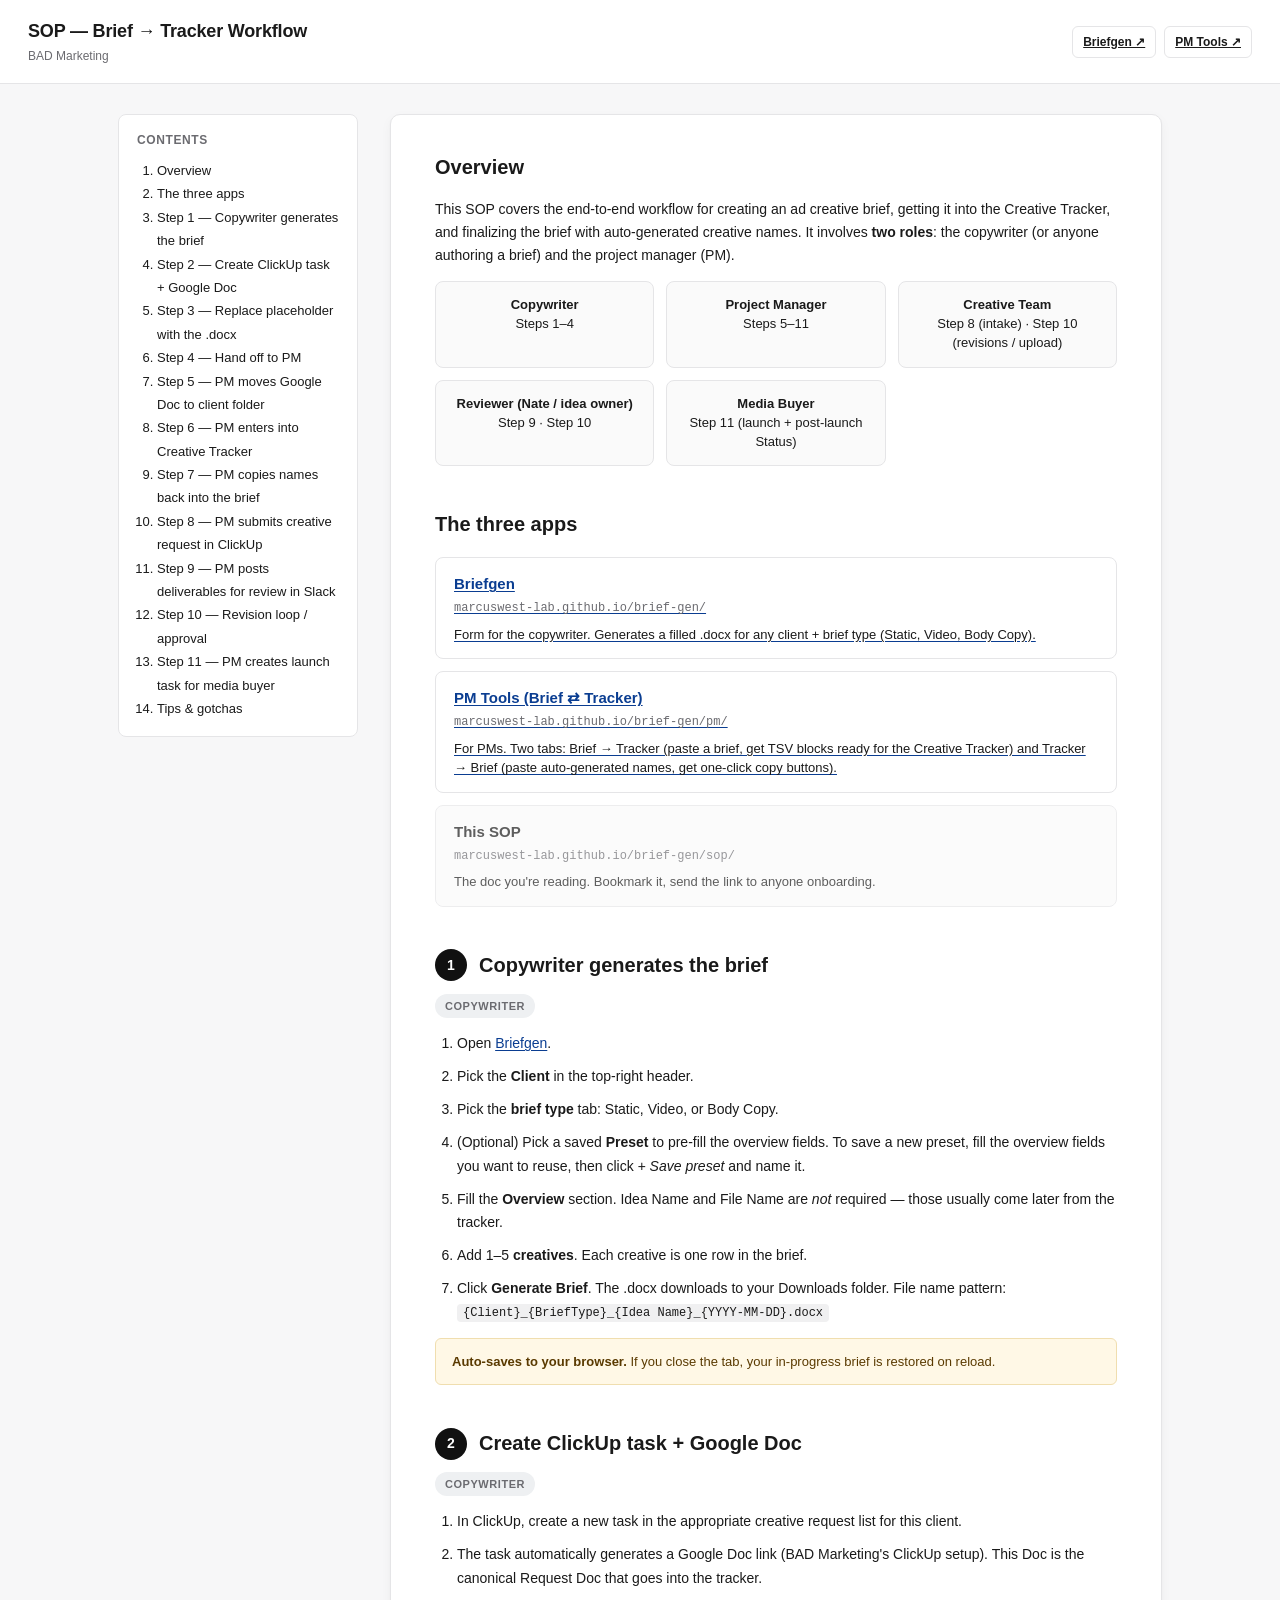
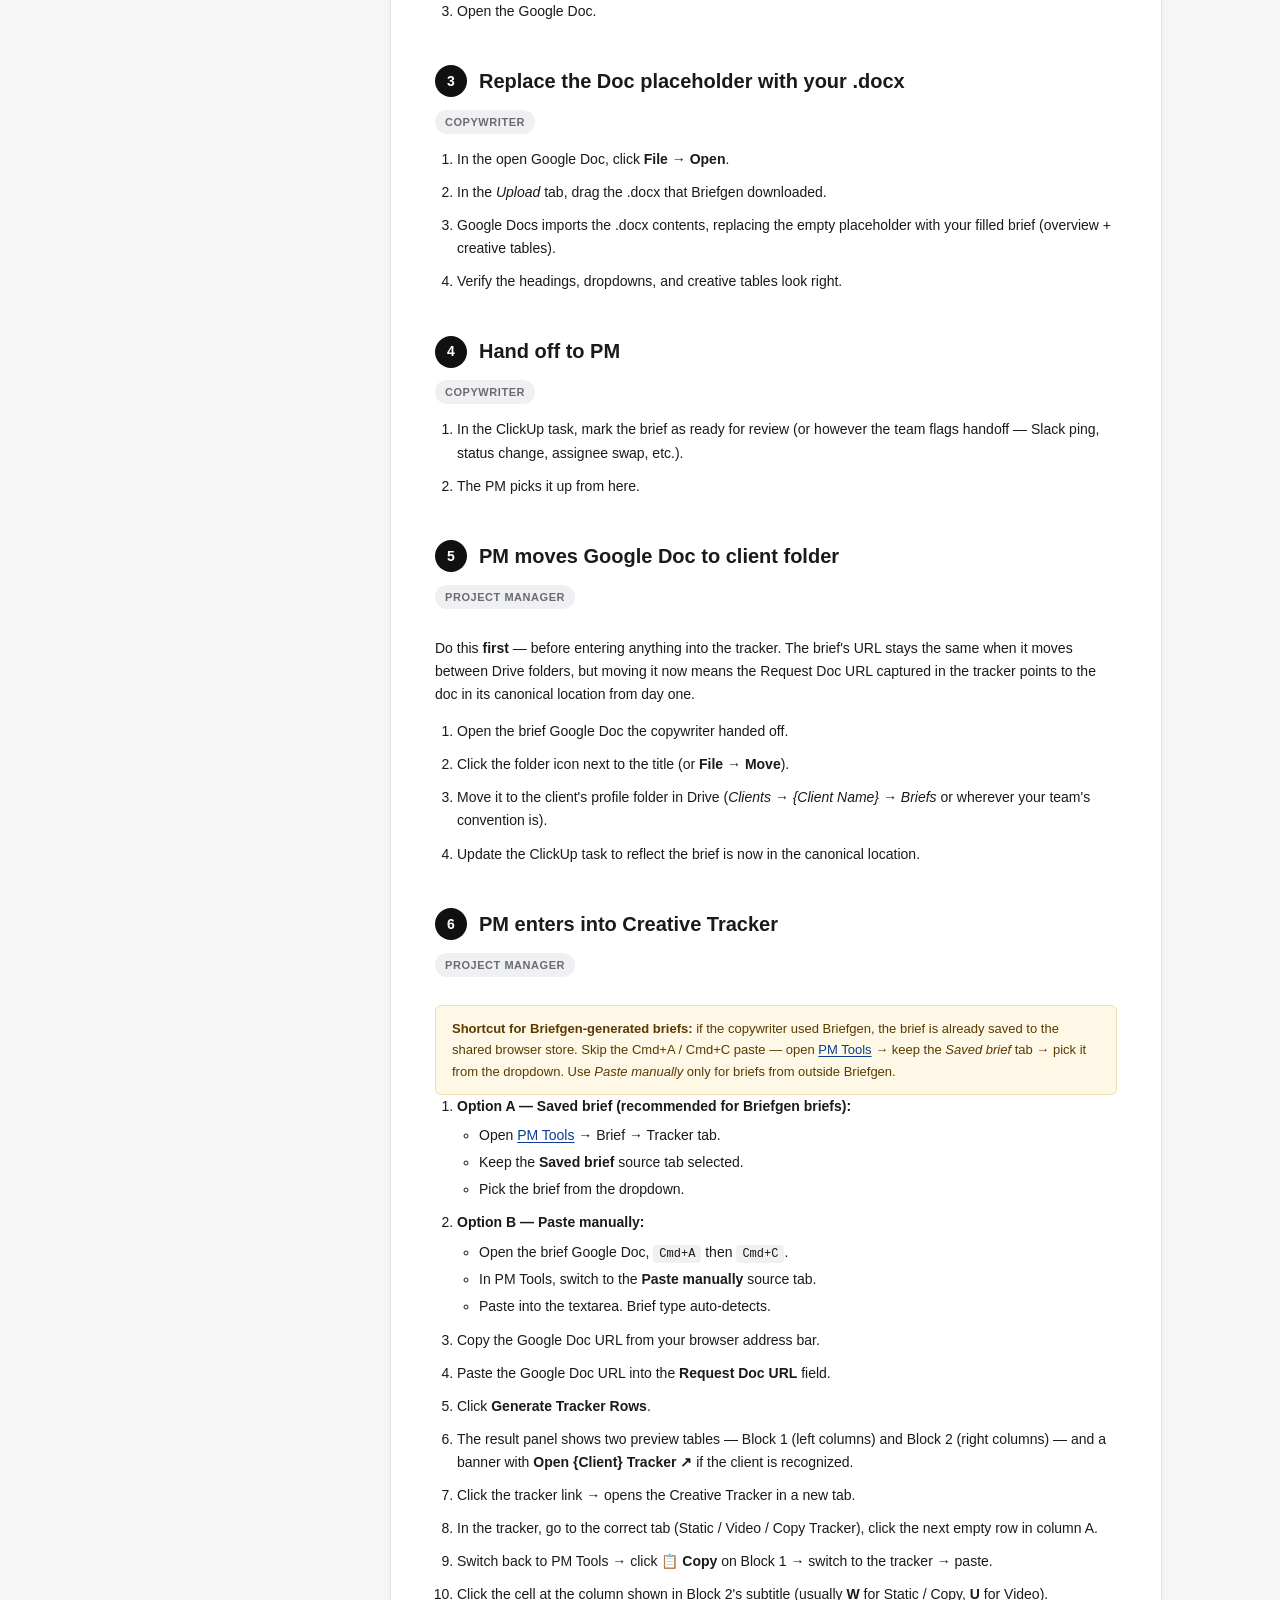
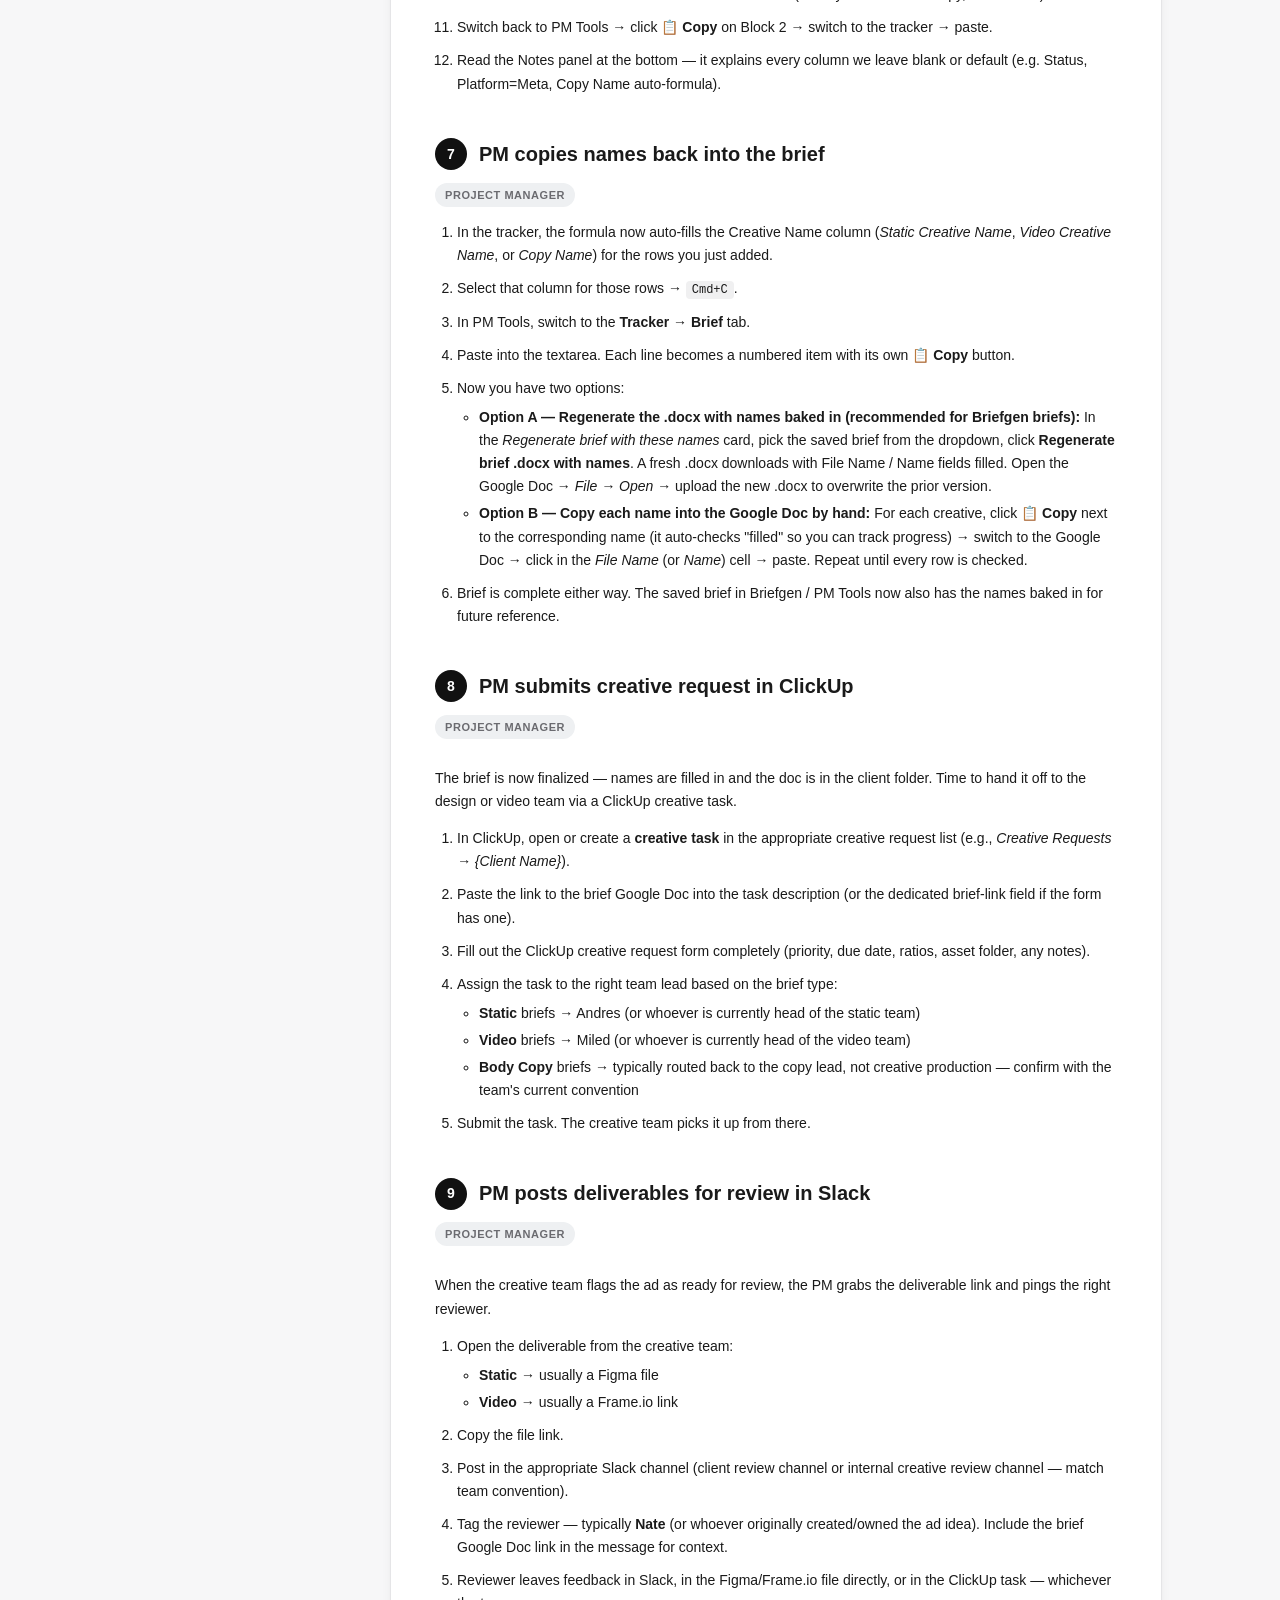
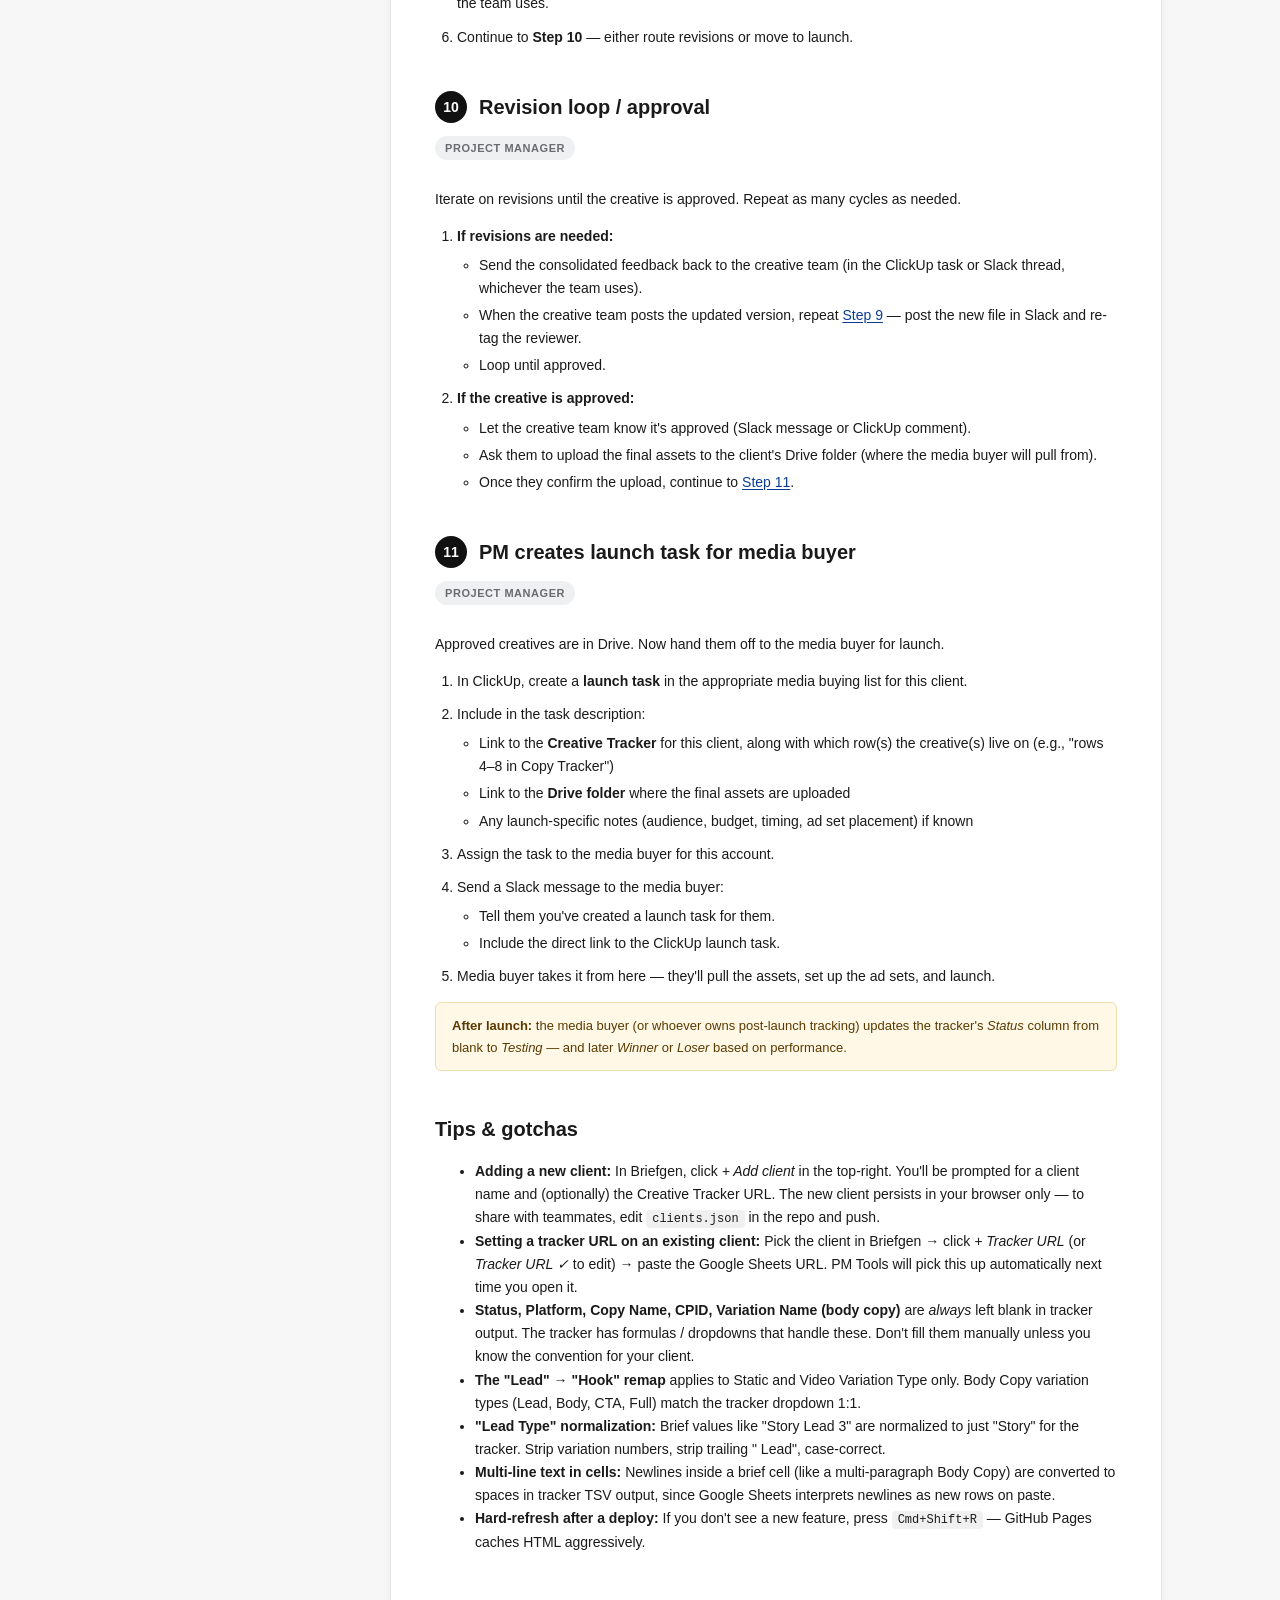
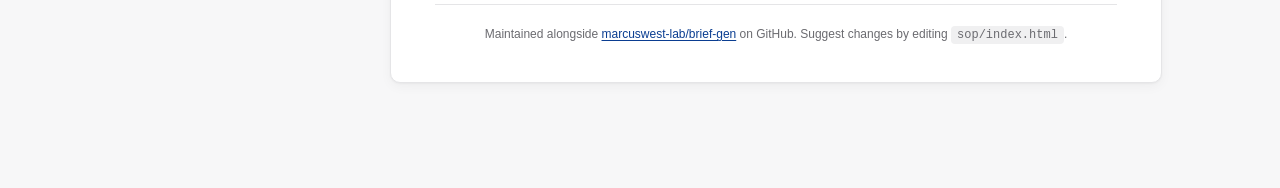
<file: sop/index.html>
<!DOCTYPE html>
<html lang="en">
<head>
  <meta charset="UTF-8">
  <meta name="viewport" content="width=device-width, initial-scale=1.0">
  <title>SOP — Brief → Tracker Workflow — BAD Marketing</title>
  <link rel="stylesheet" href="../styles.css">
  <link rel="stylesheet" href="styles.css">
</head>
<body>
  <header class="app-header">
    <div class="brand">
      <h1>SOP — Brief → Tracker Workflow</h1>
      <span class="subtitle">BAD Marketing</span>
    </div>
    <div class="sop-header-links">
      <a href="../index.html" class="btn-secondary btn-small">Briefgen ↗</a>
      <a href="../pm/index.html" class="btn-secondary btn-small">PM Tools ↗</a>
    </div>
  </header>

  <main class="sop-main">
    <nav class="sop-toc">
      <h3>Contents</h3>
      <ol>
        <li><a href="#overview">Overview</a></li>
        <li><a href="#tools">The three apps</a></li>
        <li><a href="#step1">Step 1 — Copywriter generates the brief</a></li>
        <li><a href="#step2">Step 2 — Create ClickUp task + Google Doc</a></li>
        <li><a href="#step3">Step 3 — Replace placeholder with the .docx</a></li>
        <li><a href="#step4">Step 4 — Hand off to PM</a></li>
        <li><a href="#step5">Step 5 — PM moves Google Doc to client folder</a></li>
        <li><a href="#step6">Step 6 — PM enters into Creative Tracker</a></li>
        <li><a href="#step7">Step 7 — PM copies names back into the brief</a></li>
        <li><a href="#step8">Step 8 — PM submits creative request in ClickUp</a></li>
        <li><a href="#step9">Step 9 — PM posts deliverables for review in Slack</a></li>
        <li><a href="#step10">Step 10 — Revision loop / approval</a></li>
        <li><a href="#step11">Step 11 — PM creates launch task for media buyer</a></li>
        <li><a href="#tips">Tips & gotchas</a></li>
      </ol>
    </nav>

    <article class="sop-content">

      <section id="overview" class="sop-section">
        <h2>Overview</h2>
        <p>This SOP covers the end-to-end workflow for creating an ad creative brief, getting it into the Creative Tracker, and finalizing the brief with auto-generated creative names. It involves <strong>two roles</strong>: the copywriter (or anyone authoring a brief) and the project manager (PM).</p>
        <div class="sop-roles">
          <div class="sop-role"><strong>Copywriter</strong><br>Steps 1–4</div>
          <div class="sop-role"><strong>Project Manager</strong><br>Steps 5–11</div>
          <div class="sop-role"><strong>Creative Team</strong><br>Step 8 (intake) · Step 10 (revisions / upload)</div>
          <div class="sop-role"><strong>Reviewer (Nate / idea owner)</strong><br>Step 9 · Step 10</div>
          <div class="sop-role"><strong>Media Buyer</strong><br>Step 11 (launch + post-launch Status)</div>
        </div>
      </section>

      <section id="tools" class="sop-section">
        <h2>The three apps</h2>
        <div class="sop-tools">
          <a href="../index.html" target="_blank" rel="noopener" class="sop-tool">
            <div class="sop-tool-name">Briefgen</div>
            <div class="sop-tool-url">marcuswest-lab.github.io/brief-gen/</div>
            <div class="sop-tool-desc">Form for the copywriter. Generates a filled .docx for any client + brief type (Static, Video, Body Copy).</div>
          </a>
          <a href="../pm/index.html" target="_blank" rel="noopener" class="sop-tool">
            <div class="sop-tool-name">PM Tools (Brief ⇄ Tracker)</div>
            <div class="sop-tool-url">marcuswest-lab.github.io/brief-gen/pm/</div>
            <div class="sop-tool-desc">For PMs. Two tabs: Brief → Tracker (paste a brief, get TSV blocks ready for the Creative Tracker) and Tracker → Brief (paste auto-generated names, get one-click copy buttons).</div>
          </a>
          <div class="sop-tool sop-tool-current">
            <div class="sop-tool-name">This SOP</div>
            <div class="sop-tool-url">marcuswest-lab.github.io/brief-gen/sop/</div>
            <div class="sop-tool-desc">The doc you're reading. Bookmark it, send the link to anyone onboarding.</div>
          </div>
        </div>
      </section>

      <section id="step1" class="sop-section">
        <h2><span class="sop-step-num">1</span> Copywriter generates the brief</h2>
        <p class="sop-role-tag">Copywriter</p>
        <ol class="sop-steps">
          <li>Open <a href="../index.html" target="_blank" rel="noopener">Briefgen</a>.</li>
          <li>Pick the <strong>Client</strong> in the top-right header.</li>
          <li>Pick the <strong>brief type</strong> tab: Static, Video, or Body Copy.</li>
          <li>(Optional) Pick a saved <strong>Preset</strong> to pre-fill the overview fields. To save a new preset, fill the overview fields you want to reuse, then click <em>+ Save preset</em> and name it.</li>
          <li>Fill the <strong>Overview</strong> section. Idea Name and File Name are <em>not</em> required — those usually come later from the tracker.</li>
          <li>Add 1–5 <strong>creatives</strong>. Each creative is one row in the brief.</li>
          <li>Click <strong>Generate Brief</strong>. The .docx downloads to your Downloads folder. File name pattern: <code>{Client}_{BriefType}_{Idea Name}_{YYYY-MM-DD}.docx</code></li>
        </ol>
        <div class="sop-callout">
          <strong>Auto-saves to your browser.</strong> If you close the tab, your in-progress brief is restored on reload.
        </div>
      </section>

      <section id="step2" class="sop-section">
        <h2><span class="sop-step-num">2</span> Create ClickUp task + Google Doc</h2>
        <p class="sop-role-tag">Copywriter</p>
        <ol class="sop-steps">
          <li>In ClickUp, create a new task in the appropriate creative request list for this client.</li>
          <li>The task automatically generates a Google Doc link (BAD Marketing's ClickUp setup). This Doc is the canonical Request Doc that goes into the tracker.</li>
          <li>Open the Google Doc.</li>
        </ol>
      </section>

      <section id="step3" class="sop-section">
        <h2><span class="sop-step-num">3</span> Replace the Doc placeholder with your .docx</h2>
        <p class="sop-role-tag">Copywriter</p>
        <ol class="sop-steps">
          <li>In the open Google Doc, click <strong>File → Open</strong>.</li>
          <li>In the <em>Upload</em> tab, drag the .docx that Briefgen downloaded.</li>
          <li>Google Docs imports the .docx contents, replacing the empty placeholder with your filled brief (overview + creative tables).</li>
          <li>Verify the headings, dropdowns, and creative tables look right.</li>
        </ol>
      </section>

      <section id="step4" class="sop-section">
        <h2><span class="sop-step-num">4</span> Hand off to PM</h2>
        <p class="sop-role-tag">Copywriter</p>
        <ol class="sop-steps">
          <li>In the ClickUp task, mark the brief as ready for review (or however the team flags handoff — Slack ping, status change, assignee swap, etc.).</li>
          <li>The PM picks it up from here.</li>
        </ol>
      </section>

      <section id="step5" class="sop-section">
        <h2><span class="sop-step-num">5</span> PM moves Google Doc to client folder</h2>
        <p class="sop-role-tag">Project Manager</p>
        <p>Do this <strong>first</strong> — before entering anything into the tracker. The brief's URL stays the same when it moves between Drive folders, but moving it now means the Request Doc URL captured in the tracker points to the doc in its canonical location from day one.</p>
        <ol class="sop-steps">
          <li>Open the brief Google Doc the copywriter handed off.</li>
          <li>Click the folder icon next to the title (or <strong>File → Move</strong>).</li>
          <li>Move it to the client's profile folder in Drive (<em>Clients → {Client Name} → Briefs</em> or wherever your team's convention is).</li>
          <li>Update the ClickUp task to reflect the brief is now in the canonical location.</li>
        </ol>
      </section>

      <section id="step6" class="sop-section">
        <h2><span class="sop-step-num">6</span> PM enters into Creative Tracker</h2>
        <p class="sop-role-tag">Project Manager</p>
        <div class="sop-callout">
          <strong>Shortcut for Briefgen-generated briefs:</strong> if the copywriter used Briefgen, the brief is already saved to the shared browser store. Skip the Cmd+A / Cmd+C paste — open <a href="../pm/index.html" target="_blank" rel="noopener">PM Tools</a> → keep the <em>Saved brief</em> tab → pick it from the dropdown. Use <em>Paste manually</em> only for briefs from outside Briefgen.
        </div>
        <ol class="sop-steps">
          <li><strong>Option A — Saved brief (recommended for Briefgen briefs):</strong>
            <ul>
              <li>Open <a href="../pm/index.html" target="_blank" rel="noopener">PM Tools</a> → Brief → Tracker tab.</li>
              <li>Keep the <strong>Saved brief</strong> source tab selected.</li>
              <li>Pick the brief from the dropdown.</li>
            </ul>
          </li>
          <li><strong>Option B — Paste manually:</strong>
            <ul>
              <li>Open the brief Google Doc, <code>Cmd+A</code> then <code>Cmd+C</code>.</li>
              <li>In PM Tools, switch to the <strong>Paste manually</strong> source tab.</li>
              <li>Paste into the textarea. Brief type auto-detects.</li>
            </ul>
          </li>
          <li>Copy the Google Doc URL from your browser address bar.</li>
          <li>Paste the Google Doc URL into the <strong>Request Doc URL</strong> field.</li>
          <li>Click <strong>Generate Tracker Rows</strong>.</li>
          <li>The result panel shows two preview tables — Block 1 (left columns) and Block 2 (right columns) — and a banner with <strong>Open {Client} Tracker ↗</strong> if the client is recognized.</li>
          <li>Click the tracker link → opens the Creative Tracker in a new tab.</li>
          <li>In the tracker, go to the correct tab (Static / Video / Copy Tracker), click the next empty row in column A.</li>
          <li>Switch back to PM Tools → click <strong>📋 Copy</strong> on Block 1 → switch to the tracker → paste.</li>
          <li>Click the cell at the column shown in Block 2's subtitle (usually <strong>W</strong> for Static / Copy, <strong>U</strong> for Video).</li>
          <li>Switch back to PM Tools → click <strong>📋 Copy</strong> on Block 2 → switch to the tracker → paste.</li>
          <li>Read the Notes panel at the bottom — it explains every column we leave blank or default (e.g. Status, Platform=Meta, Copy Name auto-formula).</li>
        </ol>
      </section>

      <section id="step7" class="sop-section">
        <h2><span class="sop-step-num">7</span> PM copies names back into the brief</h2>
        <p class="sop-role-tag">Project Manager</p>
        <ol class="sop-steps">
          <li>In the tracker, the formula now auto-fills the Creative Name column (<em>Static Creative Name</em>, <em>Video Creative Name</em>, or <em>Copy Name</em>) for the rows you just added.</li>
          <li>Select that column for those rows → <code>Cmd+C</code>.</li>
          <li>In PM Tools, switch to the <strong>Tracker → Brief</strong> tab.</li>
          <li>Paste into the textarea. Each line becomes a numbered item with its own <strong>📋 Copy</strong> button.</li>
          <li>Now you have two options:
            <ul>
              <li><strong>Option A — Regenerate the .docx with names baked in (recommended for Briefgen briefs):</strong> In the <em>Regenerate brief with these names</em> card, pick the saved brief from the dropdown, click <strong>Regenerate brief .docx with names</strong>. A fresh .docx downloads with File Name / Name fields filled. Open the Google Doc → <em>File → Open</em> → upload the new .docx to overwrite the prior version.</li>
              <li><strong>Option B — Copy each name into the Google Doc by hand:</strong> For each creative, click <strong>📋 Copy</strong> next to the corresponding name (it auto-checks "filled" so you can track progress) → switch to the Google Doc → click in the <em>File Name</em> (or <em>Name</em>) cell → paste. Repeat until every row is checked.</li>
            </ul>
          </li>
          <li>Brief is complete either way. The saved brief in Briefgen / PM Tools now also has the names baked in for future reference.</li>
        </ol>
      </section>

      <section id="step8" class="sop-section">
        <h2><span class="sop-step-num">8</span> PM submits creative request in ClickUp</h2>
        <p class="sop-role-tag">Project Manager</p>
        <p>The brief is now finalized — names are filled in and the doc is in the client folder. Time to hand it off to the design or video team via a ClickUp creative task.</p>
        <ol class="sop-steps">
          <li>In ClickUp, open or create a <strong>creative task</strong> in the appropriate creative request list (e.g., <em>Creative Requests → {Client Name}</em>).</li>
          <li>Paste the link to the brief Google Doc into the task description (or the dedicated brief-link field if the form has one).</li>
          <li>Fill out the ClickUp creative request form completely (priority, due date, ratios, asset folder, any notes).</li>
          <li>Assign the task to the right team lead based on the brief type:
            <ul>
              <li><strong>Static</strong> briefs → Andres (or whoever is currently head of the static team)</li>
              <li><strong>Video</strong> briefs → Miled (or whoever is currently head of the video team)</li>
              <li><strong>Body Copy</strong> briefs → typically routed back to the copy lead, not creative production — confirm with the team's current convention</li>
            </ul>
          </li>
          <li>Submit the task. The creative team picks it up from there.</li>
        </ol>
      </section>

      <section id="step9" class="sop-section">
        <h2><span class="sop-step-num">9</span> PM posts deliverables for review in Slack</h2>
        <p class="sop-role-tag">Project Manager</p>
        <p>When the creative team flags the ad as ready for review, the PM grabs the deliverable link and pings the right reviewer.</p>
        <ol class="sop-steps">
          <li>Open the deliverable from the creative team:
            <ul>
              <li><strong>Static</strong> → usually a Figma file</li>
              <li><strong>Video</strong> → usually a Frame.io link</li>
            </ul>
          </li>
          <li>Copy the file link.</li>
          <li>Post in the appropriate Slack channel (client review channel or internal creative review channel — match team convention).</li>
          <li>Tag the reviewer — typically <strong>Nate</strong> (or whoever originally created/owned the ad idea). Include the brief Google Doc link in the message for context.</li>
          <li>Reviewer leaves feedback in Slack, in the Figma/Frame.io file directly, or in the ClickUp task — whichever the team uses.</li>
          <li>Continue to <strong>Step 10</strong> — either route revisions or move to launch.</li>
        </ol>
      </section>

      <section id="step10" class="sop-section">
        <h2><span class="sop-step-num">10</span> Revision loop / approval</h2>
        <p class="sop-role-tag">Project Manager</p>
        <p>Iterate on revisions until the creative is approved. Repeat as many cycles as needed.</p>
        <ol class="sop-steps">
          <li><strong>If revisions are needed:</strong>
            <ul>
              <li>Send the consolidated feedback back to the creative team (in the ClickUp task or Slack thread, whichever the team uses).</li>
              <li>When the creative team posts the updated version, repeat <a href="#step9">Step 9</a> — post the new file in Slack and re-tag the reviewer.</li>
              <li>Loop until approved.</li>
            </ul>
          </li>
          <li><strong>If the creative is approved:</strong>
            <ul>
              <li>Let the creative team know it's approved (Slack message or ClickUp comment).</li>
              <li>Ask them to upload the final assets to the client's Drive folder (where the media buyer will pull from).</li>
              <li>Once they confirm the upload, continue to <a href="#step11">Step 11</a>.</li>
            </ul>
          </li>
        </ol>
      </section>

      <section id="step11" class="sop-section">
        <h2><span class="sop-step-num">11</span> PM creates launch task for media buyer</h2>
        <p class="sop-role-tag">Project Manager</p>
        <p>Approved creatives are in Drive. Now hand them off to the media buyer for launch.</p>
        <ol class="sop-steps">
          <li>In ClickUp, create a <strong>launch task</strong> in the appropriate media buying list for this client.</li>
          <li>Include in the task description:
            <ul>
              <li>Link to the <strong>Creative Tracker</strong> for this client, along with which row(s) the creative(s) live on (e.g., "rows 4–8 in Copy Tracker")</li>
              <li>Link to the <strong>Drive folder</strong> where the final assets are uploaded</li>
              <li>Any launch-specific notes (audience, budget, timing, ad set placement) if known</li>
            </ul>
          </li>
          <li>Assign the task to the media buyer for this account.</li>
          <li>Send a Slack message to the media buyer:
            <ul>
              <li>Tell them you've created a launch task for them.</li>
              <li>Include the direct link to the ClickUp launch task.</li>
            </ul>
          </li>
          <li>Media buyer takes it from here — they'll pull the assets, set up the ad sets, and launch.</li>
        </ol>
        <div class="sop-callout">
          <strong>After launch:</strong> the media buyer (or whoever owns post-launch tracking) updates the tracker's <em>Status</em> column from blank to <em>Testing</em> — and later <em>Winner</em> or <em>Loser</em> based on performance.
        </div>
      </section>

      <section id="tips" class="sop-section">
        <h2>Tips & gotchas</h2>
        <ul>
          <li><strong>Adding a new client:</strong> In Briefgen, click <em>+ Add client</em> in the top-right. You'll be prompted for a client name and (optionally) the Creative Tracker URL. The new client persists in your browser only — to share with teammates, edit <code>clients.json</code> in the repo and push.</li>
          <li><strong>Setting a tracker URL on an existing client:</strong> Pick the client in Briefgen → click <em>+ Tracker URL</em> (or <em>Tracker URL ✓</em> to edit) → paste the Google Sheets URL. PM Tools will pick this up automatically next time you open it.</li>
          <li><strong>Status, Platform, Copy Name, CPID, Variation Name (body copy)</strong> are <em>always</em> left blank in tracker output. The tracker has formulas / dropdowns that handle these. Don't fill them manually unless you know the convention for your client.</li>
          <li><strong>The "Lead" → "Hook" remap</strong> applies to Static and Video Variation Type only. Body Copy variation types (Lead, Body, CTA, Full) match the tracker dropdown 1:1.</li>
          <li><strong>"Lead Type" normalization:</strong> Brief values like "Story Lead 3" are normalized to just "Story" for the tracker. Strip variation numbers, strip trailing " Lead", case-correct.</li>
          <li><strong>Multi-line text in cells:</strong> Newlines inside a brief cell (like a multi-paragraph Body Copy) are converted to spaces in tracker TSV output, since Google Sheets interprets newlines as new rows on paste.</li>
          <li><strong>Hard-refresh after a deploy:</strong> If you don't see a new feature, press <code>Cmd+Shift+R</code> — GitHub Pages caches HTML aggressively.</li>
        </ul>
      </section>

      <footer class="sop-footer">
        Maintained alongside <a href="https://github.com/marcuswest-lab/brief-gen" target="_blank" rel="noopener">marcuswest-lab/brief-gen</a> on GitHub. Suggest changes by editing <code>sop/index.html</code>.
      </footer>
    </article>
  </main>

</body>
</html>
</file>
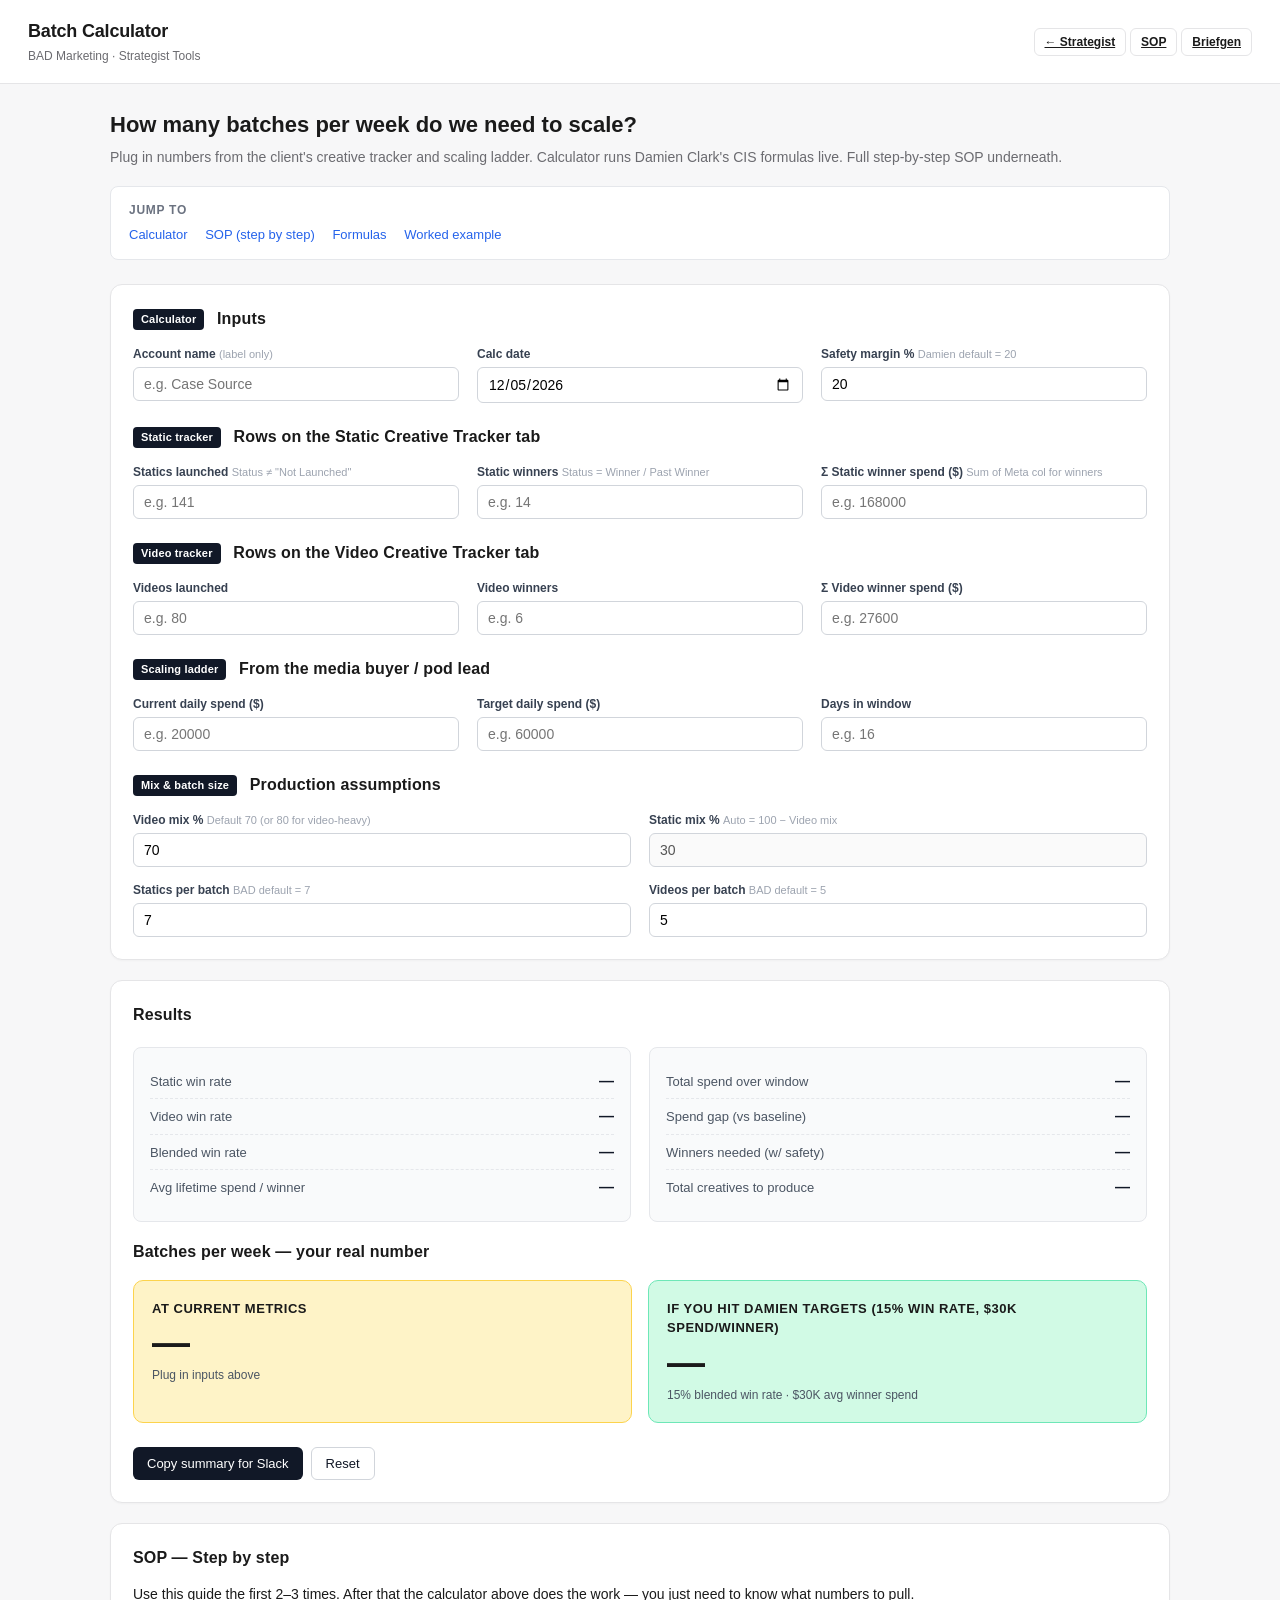
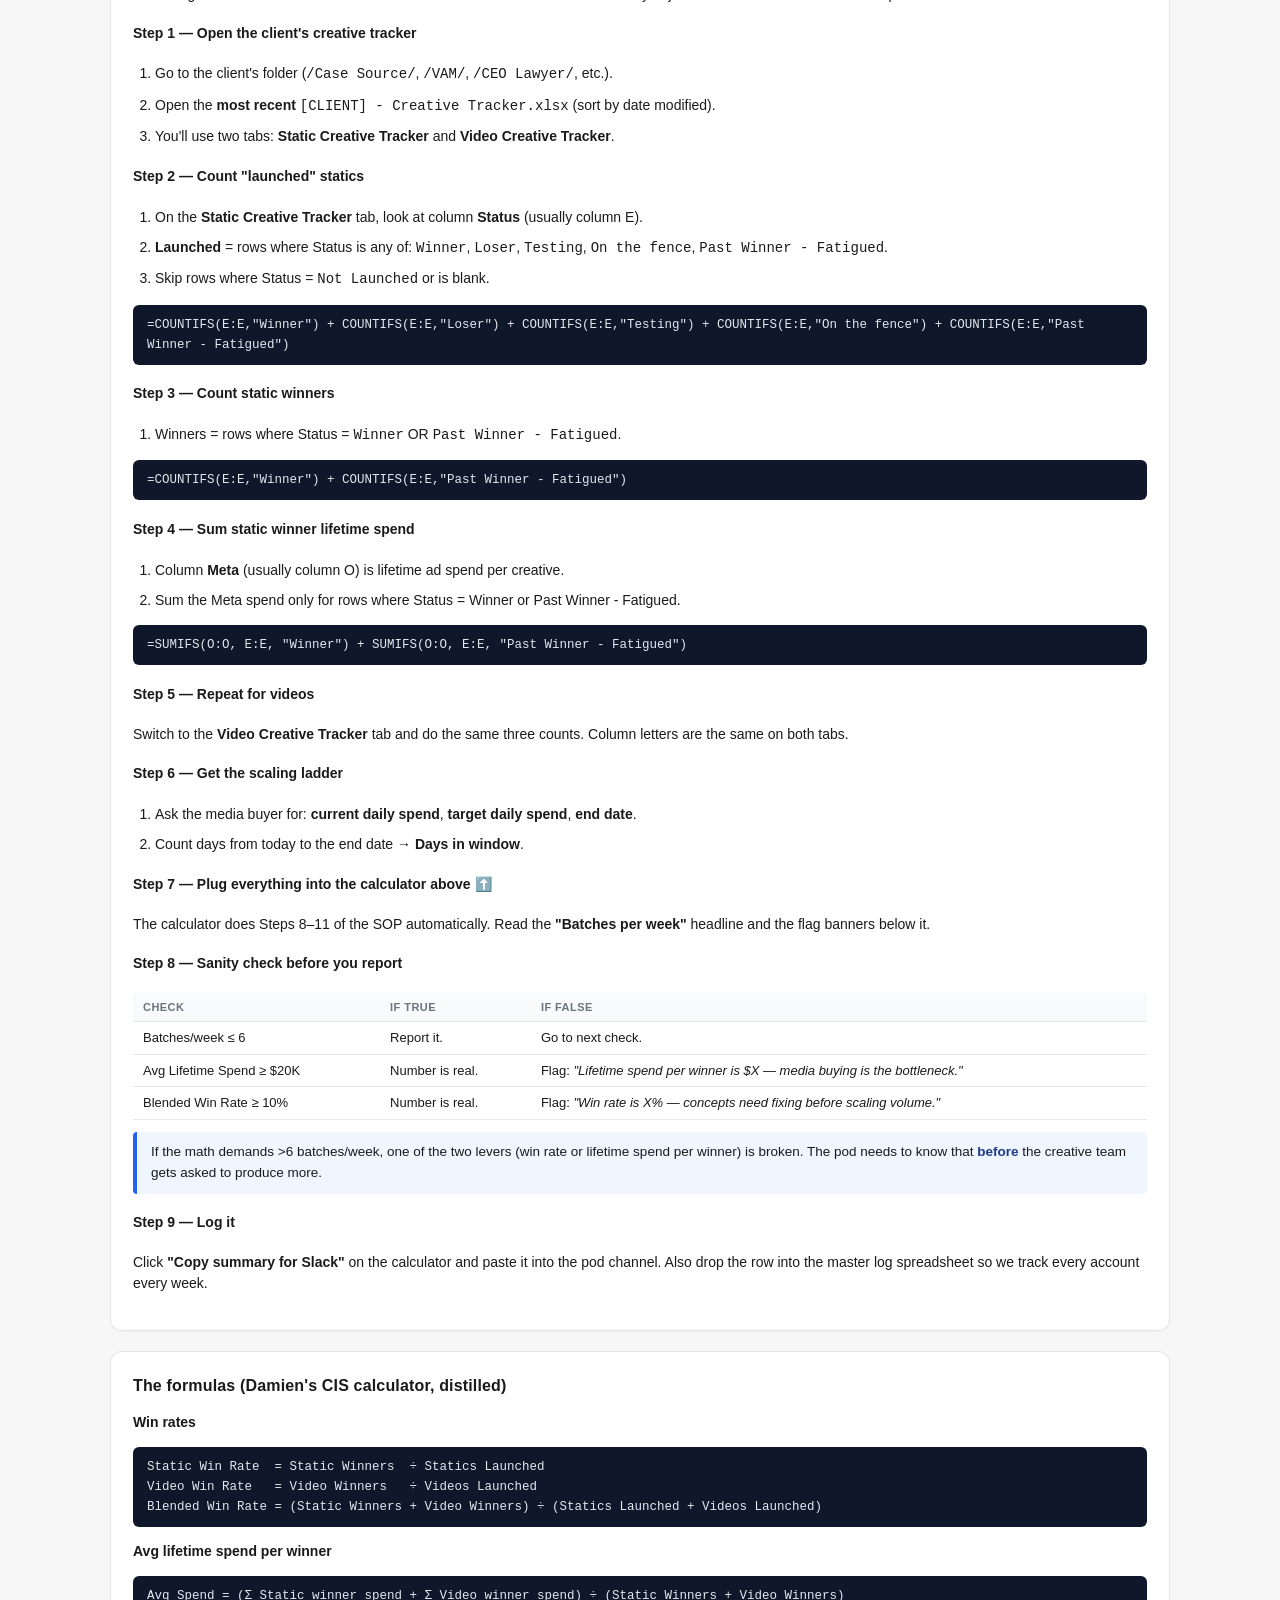
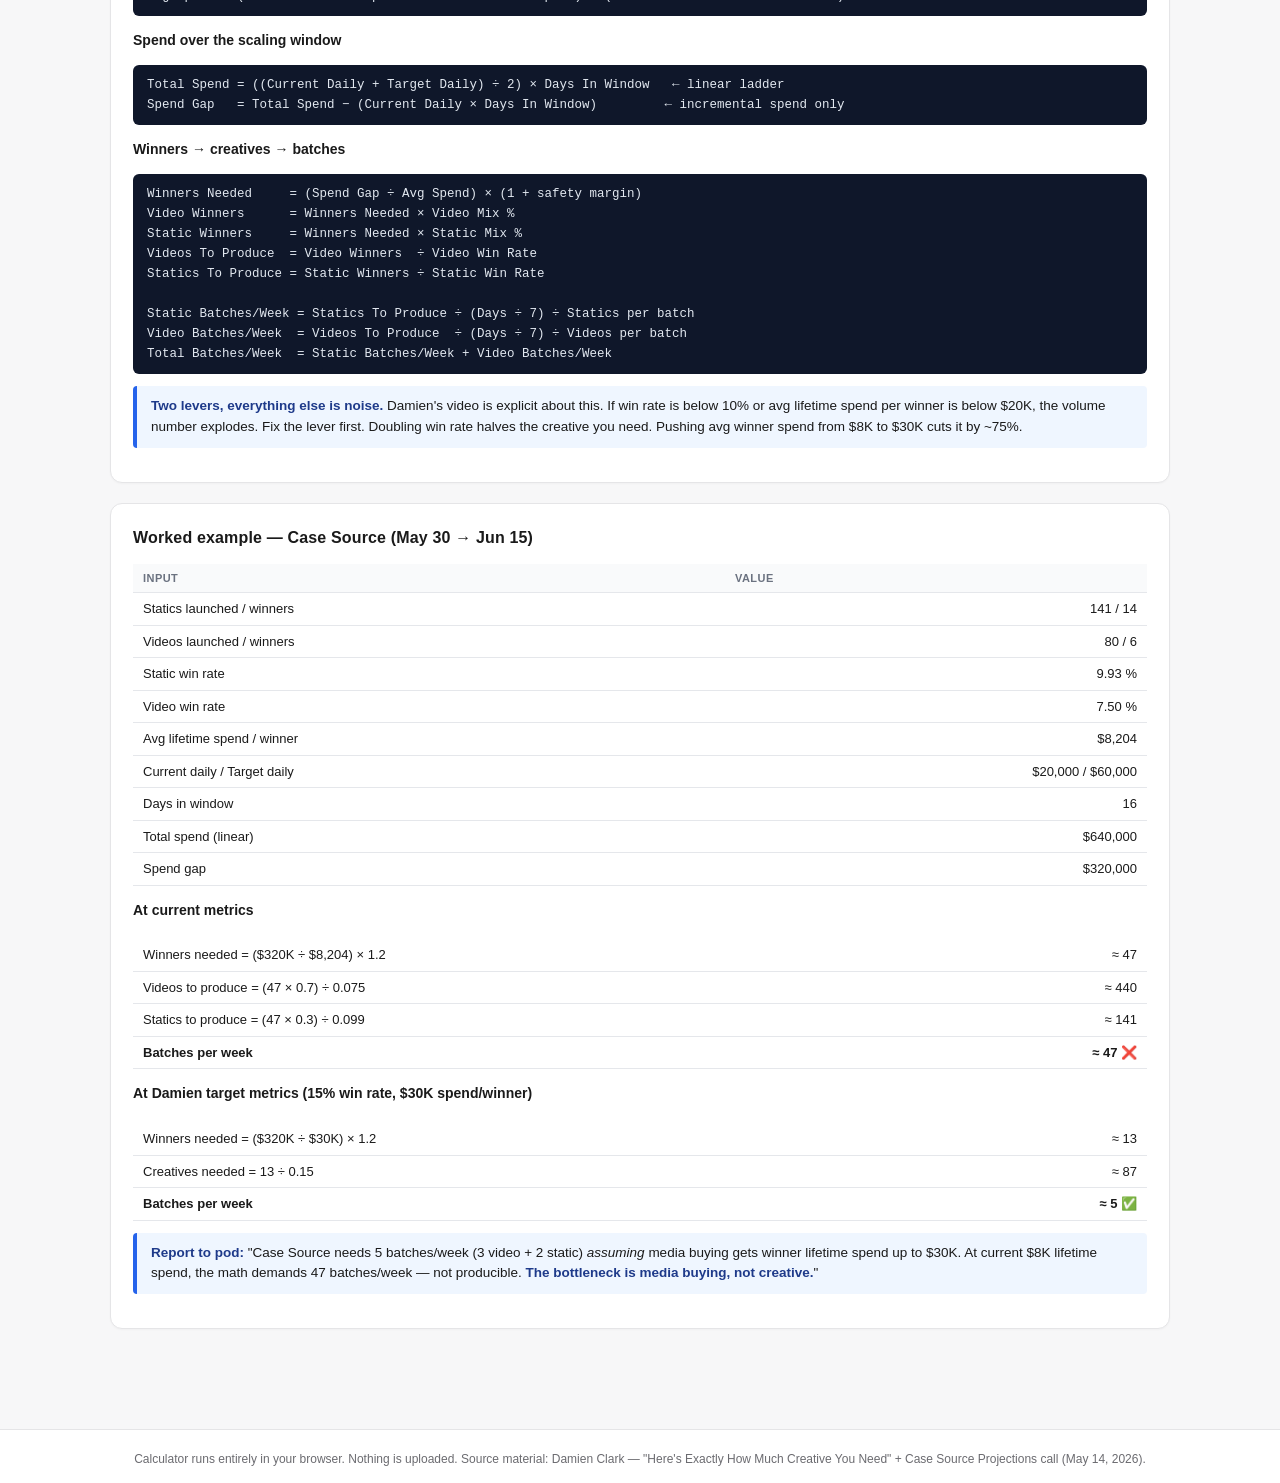
<file: strategist/batch-calculator.html>
<!DOCTYPE html>
<html lang="en">
<head>
  <meta charset="UTF-8">
  <meta name="viewport" content="width=device-width, initial-scale=1.0">
  <title>Batch Calculator — Strategist Tools — BAD Marketing</title>
  <link rel="stylesheet" href="../styles.css">
  <link rel="stylesheet" href="../sop/styles.css">
  <link rel="stylesheet" href="styles.css">
  <style>
    /* Local styles for the calculator page. Keeps the page self-contained
       so it can also be deployed standalone on GitHub Pages. */
    .bc-main { max-width: 1100px; margin: 0 auto; padding: 24px 20px 80px; }
    .bc-hero { display: flex; flex-direction: column; gap: 6px; margin-bottom: 18px; }
    .bc-hero h2 { margin: 0; font-size: 22px; }
    .bc-hero p { margin: 0; color: var(--muted, #6b7280); font-size: 14px; }

    .bc-card { background: var(--card-bg, #fff); border: 1px solid var(--border, #e5e7eb); border-radius: 12px; padding: 22px; margin-bottom: 20px; box-shadow: 0 1px 2px rgba(0,0,0,0.03); }
    .bc-card h3 { margin: 0 0 14px; font-size: 16px; letter-spacing: 0.01em; }
    .bc-card h3 .bc-step { display: inline-block; background: #111827; color: #fff; font-size: 11px; padding: 2px 8px; border-radius: 4px; margin-right: 8px; vertical-align: middle; }

    .bc-grid { display: grid; grid-template-columns: repeat(2, 1fr); gap: 14px 18px; }
    .bc-grid-3 { display: grid; grid-template-columns: repeat(3, 1fr); gap: 14px 18px; }
    @media (max-width: 720px) { .bc-grid, .bc-grid-3 { grid-template-columns: 1fr; } }

    .bc-field { display: flex; flex-direction: column; gap: 4px; }
    .bc-field label { font-size: 12px; font-weight: 600; color: #374151; }
    .bc-field .bc-hint { font-size: 11px; color: #9ca3af; font-weight: 400; }
    .bc-field input { font-size: 14px; padding: 8px 10px; border: 1px solid #d1d5db; border-radius: 6px; font-family: inherit; }
    .bc-field input:focus { outline: 2px solid #2563eb; outline-offset: -1px; border-color: #2563eb; }

    .bc-results { background: #f9fafb; border: 1px solid #e5e7eb; border-radius: 8px; padding: 16px; margin-top: 6px; }
    .bc-result-row { display: flex; justify-content: space-between; align-items: baseline; padding: 6px 0; border-bottom: 1px dashed #e5e7eb; }
    .bc-result-row:last-child { border-bottom: 0; }
    .bc-result-row .bc-label { font-size: 13px; color: #4b5563; }
    .bc-result-row .bc-value { font-size: 15px; font-weight: 600; color: #111827; font-variant-numeric: tabular-nums; }

    .bc-headline { display: grid; grid-template-columns: 1fr 1fr; gap: 16px; margin-top: 16px; }
    @media (max-width: 720px) { .bc-headline { grid-template-columns: 1fr; } }
    .bc-headline-card { padding: 18px; border-radius: 10px; }
    .bc-headline-card.current { background: #fef3c7; border: 1px solid #fcd34d; }
    .bc-headline-card.target  { background: #d1fae5; border: 1px solid #6ee7b7; }
    .bc-headline-card h4 { margin: 0 0 6px; font-size: 13px; text-transform: uppercase; letter-spacing: 0.04em; }
    .bc-headline-card .bc-big { font-size: 38px; font-weight: 700; line-height: 1; font-variant-numeric: tabular-nums; }
    .bc-headline-card .bc-sub { font-size: 12px; color: #4b5563; margin-top: 4px; }

    .bc-flags { margin-top: 14px; display: flex; flex-direction: column; gap: 8px; }
    .bc-flag { padding: 10px 12px; border-radius: 6px; font-size: 13px; line-height: 1.45; }
    .bc-flag.warn { background: #fef2f2; border-left: 4px solid #ef4444; color: #7f1d1d; }
    .bc-flag.ok   { background: #ecfdf5; border-left: 4px solid #10b981; color: #064e3b; }

    .bc-toc { background: #fff; border: 1px solid #e5e7eb; border-radius: 8px; padding: 14px 18px; margin-bottom: 24px; font-size: 13px; }
    .bc-toc strong { display: block; margin-bottom: 6px; font-size: 12px; text-transform: uppercase; letter-spacing: 0.06em; color: #6b7280; }
    .bc-toc a { color: #2563eb; margin-right: 14px; text-decoration: none; }
    .bc-toc a:hover { text-decoration: underline; }

    .bc-formula { background: #0f172a; color: #e2e8f0; padding: 10px 14px; border-radius: 6px; font-family: ui-monospace, SFMono-Regular, Menlo, monospace; font-size: 12.5px; line-height: 1.6; white-space: pre-wrap; }
    .bc-table { width: 100%; border-collapse: collapse; font-size: 13px; margin-top: 6px; }
    .bc-table th, .bc-table td { padding: 6px 10px; border-bottom: 1px solid #e5e7eb; text-align: left; }
    .bc-table th { background: #f9fafb; font-weight: 600; font-size: 11px; text-transform: uppercase; letter-spacing: 0.04em; color: #6b7280; }
    .bc-table td.num { text-align: right; font-variant-numeric: tabular-nums; }

    .bc-step-list { padding-left: 22px; line-height: 1.6; }
    .bc-step-list li { margin-bottom: 8px; }
    .bc-callout { background: #eff6ff; border-left: 4px solid #2563eb; padding: 10px 14px; border-radius: 4px; margin: 12px 0; font-size: 13.5px; line-height: 1.55; }
    .bc-callout strong { color: #1e3a8a; }

    .bc-share { display: flex; gap: 8px; margin-top: 10px; flex-wrap: wrap; }
    .bc-share button { background: #111827; color: #fff; border: 0; padding: 8px 14px; border-radius: 6px; font-size: 13px; font-weight: 500; cursor: pointer; font-family: inherit; }
    .bc-share button:hover { background: #1f2937; }
    .bc-share button.secondary { background: #fff; color: #111827; border: 1px solid #d1d5db; }
  </style>
</head>
<body>
  <header class="app-header">
    <div class="brand">
      <h1>Batch Calculator</h1>
      <span class="subtitle">BAD Marketing · Strategist Tools</span>
    </div>
    <div class="pm-header-actions">
      <a href="./index.html" class="btn-secondary btn-small">← Strategist</a>
      <a href="../sop/index.html" class="btn-secondary btn-small">SOP</a>
      <a href="../index.html" class="btn-secondary btn-small">Briefgen</a>
    </div>
  </header>

  <main class="bc-main">

    <div class="bc-hero">
      <h2>How many batches per week do we need to scale?</h2>
      <p>Plug in numbers from the client's creative tracker and scaling ladder. Calculator runs Damien Clark's CIS formulas live. Full step-by-step SOP underneath.</p>
    </div>

    <nav class="bc-toc">
      <strong>Jump to</strong>
      <a href="#calculator">Calculator</a>
      <a href="#sop">SOP (step by step)</a>
      <a href="#formulas">Formulas</a>
      <a href="#example">Worked example</a>
    </nav>

    <!-- ============================================================
         CALCULATOR
         ============================================================ -->
    <section id="calculator" class="bc-card">
      <h3><span class="bc-step">Calculator</span> Inputs</h3>

      <div class="bc-grid-3">
        <div class="bc-field">
          <label>Account name <span class="bc-hint">(label only)</span></label>
          <input type="text" id="in-account" placeholder="e.g. Case Source">
        </div>
        <div class="bc-field">
          <label>Calc date</label>
          <input type="date" id="in-date">
        </div>
        <div class="bc-field">
          <label>Safety margin % <span class="bc-hint">Damien default = 20</span></label>
          <input type="number" id="in-safety" value="20" min="0" max="100" step="1">
        </div>
      </div>

      <h3 style="margin-top:22px;"><span class="bc-step">Static tracker</span> Rows on the Static Creative Tracker tab</h3>
      <div class="bc-grid-3">
        <div class="bc-field">
          <label>Statics launched <span class="bc-hint">Status ≠ "Not Launched"</span></label>
          <input type="number" id="in-stat-launched" min="0" step="1" placeholder="e.g. 141">
        </div>
        <div class="bc-field">
          <label>Static winners <span class="bc-hint">Status = Winner / Past Winner</span></label>
          <input type="number" id="in-stat-winners" min="0" step="1" placeholder="e.g. 14">
        </div>
        <div class="bc-field">
          <label>Σ Static winner spend ($) <span class="bc-hint">Sum of Meta col for winners</span></label>
          <input type="number" id="in-stat-spend" min="0" step="1" placeholder="e.g. 168000">
        </div>
      </div>

      <h3 style="margin-top:22px;"><span class="bc-step">Video tracker</span> Rows on the Video Creative Tracker tab</h3>
      <div class="bc-grid-3">
        <div class="bc-field">
          <label>Videos launched</label>
          <input type="number" id="in-vid-launched" min="0" step="1" placeholder="e.g. 80">
        </div>
        <div class="bc-field">
          <label>Video winners</label>
          <input type="number" id="in-vid-winners" min="0" step="1" placeholder="e.g. 6">
        </div>
        <div class="bc-field">
          <label>Σ Video winner spend ($)</label>
          <input type="number" id="in-vid-spend" min="0" step="1" placeholder="e.g. 27600">
        </div>
      </div>

      <h3 style="margin-top:22px;"><span class="bc-step">Scaling ladder</span> From the media buyer / pod lead</h3>
      <div class="bc-grid-3">
        <div class="bc-field">
          <label>Current daily spend ($)</label>
          <input type="number" id="in-current" min="0" step="100" placeholder="e.g. 20000">
        </div>
        <div class="bc-field">
          <label>Target daily spend ($)</label>
          <input type="number" id="in-target" min="0" step="100" placeholder="e.g. 60000">
        </div>
        <div class="bc-field">
          <label>Days in window</label>
          <input type="number" id="in-days" min="1" step="1" placeholder="e.g. 16">
        </div>
      </div>

      <h3 style="margin-top:22px;"><span class="bc-step">Mix & batch size</span> Production assumptions</h3>
      <div class="bc-grid">
        <div class="bc-field">
          <label>Video mix % <span class="bc-hint">Default 70 (or 80 for video-heavy)</span></label>
          <input type="number" id="in-video-mix" value="70" min="0" max="100" step="5">
        </div>
        <div class="bc-field">
          <label>Static mix % <span class="bc-hint">Auto = 100 − Video mix</span></label>
          <input type="number" id="in-static-mix" value="30" min="0" max="100" step="5" disabled>
        </div>
        <div class="bc-field">
          <label>Statics per batch <span class="bc-hint">BAD default = 7</span></label>
          <input type="number" id="in-stat-batch" value="7" min="1" step="1">
        </div>
        <div class="bc-field">
          <label>Videos per batch <span class="bc-hint">BAD default = 5</span></label>
          <input type="number" id="in-vid-batch" value="5" min="1" step="1">
        </div>
      </div>
    </section>

    <!-- ============================================================
         RESULTS
         ============================================================ -->
    <section class="bc-card">
      <h3>Results</h3>

      <div class="bc-grid">
        <div class="bc-results">
          <div class="bc-result-row"><span class="bc-label">Static win rate</span><span class="bc-value" id="r-stat-wr">—</span></div>
          <div class="bc-result-row"><span class="bc-label">Video win rate</span><span class="bc-value" id="r-vid-wr">—</span></div>
          <div class="bc-result-row"><span class="bc-label">Blended win rate</span><span class="bc-value" id="r-blend-wr">—</span></div>
          <div class="bc-result-row"><span class="bc-label">Avg lifetime spend / winner</span><span class="bc-value" id="r-avg-spend">—</span></div>
        </div>
        <div class="bc-results">
          <div class="bc-result-row"><span class="bc-label">Total spend over window</span><span class="bc-value" id="r-total-spend">—</span></div>
          <div class="bc-result-row"><span class="bc-label">Spend gap (vs baseline)</span><span class="bc-value" id="r-spend-gap">—</span></div>
          <div class="bc-result-row"><span class="bc-label">Winners needed (w/ safety)</span><span class="bc-value" id="r-winners">—</span></div>
          <div class="bc-result-row"><span class="bc-label">Total creatives to produce</span><span class="bc-value" id="r-creatives">—</span></div>
        </div>
      </div>

      <h3 style="margin-top:18px;">Batches per week — your real number</h3>
      <div class="bc-headline">
        <div class="bc-headline-card current">
          <h4>At current metrics</h4>
          <div class="bc-big" id="r-batches-current">—</div>
          <div class="bc-sub" id="r-batches-current-sub">Plug in inputs above</div>
        </div>
        <div class="bc-headline-card target">
          <h4>If you hit Damien targets <span class="bc-hint">(15% win rate, $30K spend/winner)</span></h4>
          <div class="bc-big" id="r-batches-target">—</div>
          <div class="bc-sub" id="r-batches-target-sub">15% blended win rate · $30K avg winner spend</div>
        </div>
      </div>

      <div class="bc-flags" id="r-flags"></div>

      <div class="bc-share">
        <button id="btn-copy">Copy summary for Slack</button>
        <button id="btn-reset" class="secondary">Reset</button>
      </div>
    </section>

    <!-- ============================================================
         SOP
         ============================================================ -->
    <section id="sop" class="bc-card">
      <h3>SOP — Step by step</h3>
      <p class="muted" style="margin-top:0;">Use this guide the first 2–3 times. After that the calculator above does the work — you just need to know what numbers to pull.</p>

      <h4 style="margin-top:18px;">Step 1 — Open the client's creative tracker</h4>
      <ol class="bc-step-list">
        <li>Go to the client's folder (<code>/Case Source/</code>, <code>/VAM/</code>, <code>/CEO Lawyer/</code>, etc.).</li>
        <li>Open the <strong>most recent</strong> <code>[CLIENT] - Creative Tracker.xlsx</code> (sort by date modified).</li>
        <li>You'll use two tabs: <strong>Static Creative Tracker</strong> and <strong>Video Creative Tracker</strong>.</li>
      </ol>

      <h4>Step 2 — Count "launched" statics</h4>
      <ol class="bc-step-list">
        <li>On the <strong>Static Creative Tracker</strong> tab, look at column <strong>Status</strong> (usually column E).</li>
        <li><strong>Launched</strong> = rows where Status is any of: <code>Winner</code>, <code>Loser</code>, <code>Testing</code>, <code>On the fence</code>, <code>Past Winner - Fatigued</code>.</li>
        <li>Skip rows where Status = <code>Not Launched</code> or is blank.</li>
      </ol>
      <div class="bc-formula">=COUNTIFS(E:E,"Winner") + COUNTIFS(E:E,"Loser") + COUNTIFS(E:E,"Testing") + COUNTIFS(E:E,"On the fence") + COUNTIFS(E:E,"Past Winner - Fatigued")</div>

      <h4>Step 3 — Count static winners</h4>
      <ol class="bc-step-list">
        <li>Winners = rows where Status = <code>Winner</code> OR <code>Past Winner - Fatigued</code>.</li>
      </ol>
      <div class="bc-formula">=COUNTIFS(E:E,"Winner") + COUNTIFS(E:E,"Past Winner - Fatigued")</div>

      <h4>Step 4 — Sum static winner lifetime spend</h4>
      <ol class="bc-step-list">
        <li>Column <strong>Meta</strong> (usually column O) is lifetime ad spend per creative.</li>
        <li>Sum the Meta spend only for rows where Status = Winner or Past Winner - Fatigued.</li>
      </ol>
      <div class="bc-formula">=SUMIFS(O:O, E:E, "Winner") + SUMIFS(O:O, E:E, "Past Winner - Fatigued")</div>

      <h4>Step 5 — Repeat for videos</h4>
      <p>Switch to the <strong>Video Creative Tracker</strong> tab and do the same three counts. Column letters are the same on both tabs.</p>

      <h4>Step 6 — Get the scaling ladder</h4>
      <ol class="bc-step-list">
        <li>Ask the media buyer for: <strong>current daily spend</strong>, <strong>target daily spend</strong>, <strong>end date</strong>.</li>
        <li>Count days from today to the end date → <strong>Days in window</strong>.</li>
      </ol>

      <h4>Step 7 — Plug everything into the calculator above ⬆️</h4>
      <p>The calculator does Steps 8–11 of the SOP automatically. Read the <strong>"Batches per week"</strong> headline and the flag banners below it.</p>

      <h4>Step 8 — Sanity check before you report</h4>
      <table class="bc-table">
        <thead><tr><th>Check</th><th>If TRUE</th><th>If FALSE</th></tr></thead>
        <tbody>
          <tr><td>Batches/week ≤ 6</td><td>Report it.</td><td>Go to next check.</td></tr>
          <tr><td>Avg Lifetime Spend ≥ $20K</td><td>Number is real.</td><td>Flag: <em>"Lifetime spend per winner is $X — media buying is the bottleneck."</em></td></tr>
          <tr><td>Blended Win Rate ≥ 10%</td><td>Number is real.</td><td>Flag: <em>"Win rate is X% — concepts need fixing before scaling volume."</em></td></tr>
        </tbody>
      </table>
      <div class="bc-callout">If the math demands &gt;6 batches/week, one of the two levers (win rate or lifetime spend per winner) is broken. The pod needs to know that <strong>before</strong> the creative team gets asked to produce more.</div>

      <h4>Step 9 — Log it</h4>
      <p>Click <strong>"Copy summary for Slack"</strong> on the calculator and paste it into the pod channel. Also drop the row into the master log spreadsheet so we track every account every week.</p>
    </section>

    <!-- ============================================================
         FORMULAS
         ============================================================ -->
    <section id="formulas" class="bc-card">
      <h3>The formulas (Damien's CIS calculator, distilled)</h3>

      <p><strong>Win rates</strong></p>
      <div class="bc-formula">Static Win Rate  = Static Winners  ÷ Statics Launched
Video Win Rate   = Video Winners   ÷ Videos Launched
Blended Win Rate = (Static Winners + Video Winners) ÷ (Statics Launched + Videos Launched)</div>

      <p style="margin-top:14px;"><strong>Avg lifetime spend per winner</strong></p>
      <div class="bc-formula">Avg Spend = (Σ Static winner spend + Σ Video winner spend) ÷ (Static Winners + Video Winners)</div>

      <p style="margin-top:14px;"><strong>Spend over the scaling window</strong></p>
      <div class="bc-formula">Total Spend = ((Current Daily + Target Daily) ÷ 2) × Days In Window   ← linear ladder
Spend Gap   = Total Spend − (Current Daily × Days In Window)         ← incremental spend only</div>

      <p style="margin-top:14px;"><strong>Winners → creatives → batches</strong></p>
      <div class="bc-formula">Winners Needed     = (Spend Gap ÷ Avg Spend) × (1 + safety margin)
Video Winners      = Winners Needed × Video Mix %
Static Winners     = Winners Needed × Static Mix %
Videos To Produce  = Video Winners  ÷ Video Win Rate
Statics To Produce = Static Winners ÷ Static Win Rate

Static Batches/Week = Statics To Produce ÷ (Days ÷ 7) ÷ Statics per batch
Video Batches/Week  = Videos To Produce  ÷ (Days ÷ 7) ÷ Videos per batch
Total Batches/Week  = Static Batches/Week + Video Batches/Week</div>

      <div class="bc-callout">
        <strong>Two levers, everything else is noise.</strong> Damien's video is explicit about this. If win rate is below 10% or avg lifetime spend per winner is below $20K, the volume number explodes. Fix the lever first. Doubling win rate halves the creative you need. Pushing avg winner spend from $8K to $30K cuts it by ~75%.
      </div>
    </section>

    <!-- ============================================================
         EXAMPLE
         ============================================================ -->
    <section id="example" class="bc-card">
      <h3>Worked example — Case Source (May 30 → Jun 15)</h3>
      <table class="bc-table">
        <thead><tr><th>Input</th><th>Value</th></tr></thead>
        <tbody>
          <tr><td>Statics launched / winners</td><td class="num">141 / 14</td></tr>
          <tr><td>Videos launched / winners</td><td class="num">80 / 6</td></tr>
          <tr><td>Static win rate</td><td class="num">9.93 %</td></tr>
          <tr><td>Video win rate</td><td class="num">7.50 %</td></tr>
          <tr><td>Avg lifetime spend / winner</td><td class="num">$8,204</td></tr>
          <tr><td>Current daily / Target daily</td><td class="num">$20,000 / $60,000</td></tr>
          <tr><td>Days in window</td><td class="num">16</td></tr>
          <tr><td>Total spend (linear)</td><td class="num">$640,000</td></tr>
          <tr><td>Spend gap</td><td class="num">$320,000</td></tr>
        </tbody>
      </table>

      <h4 style="margin-top:14px;">At current metrics</h4>
      <table class="bc-table">
        <tbody>
          <tr><td>Winners needed = ($320K ÷ $8,204) × 1.2</td><td class="num">≈ 47</td></tr>
          <tr><td>Videos to produce = (47 × 0.7) ÷ 0.075</td><td class="num">≈ 440</td></tr>
          <tr><td>Statics to produce = (47 × 0.3) ÷ 0.099</td><td class="num">≈ 141</td></tr>
          <tr><td><strong>Batches per week</strong></td><td class="num"><strong>≈ 47 ❌</strong></td></tr>
        </tbody>
      </table>

      <h4 style="margin-top:14px;">At Damien target metrics (15% win rate, $30K spend/winner)</h4>
      <table class="bc-table">
        <tbody>
          <tr><td>Winners needed = ($320K ÷ $30K) × 1.2</td><td class="num">≈ 13</td></tr>
          <tr><td>Creatives needed = 13 ÷ 0.15</td><td class="num">≈ 87</td></tr>
          <tr><td><strong>Batches per week</strong></td><td class="num"><strong>≈ 5 ✅</strong></td></tr>
        </tbody>
      </table>

      <div class="bc-callout">
        <strong>Report to pod:</strong> "Case Source needs 5 batches/week (3 video + 2 static) <em>assuming</em> media buying gets winner lifetime spend up to $30K. At current $8K lifetime spend, the math demands 47 batches/week — not producible. <strong>The bottleneck is media buying, not creative.</strong>"
      </div>
    </section>

  </main>

  <footer class="app-footer">
    <span>Calculator runs entirely in your browser. Nothing is uploaded. Source material: Damien Clark — "Here's Exactly How Much Creative You Need" + Case Source Projections call (May 14, 2026).</span>
  </footer>

  <script>
    // ----------------------------------------------------------------
    // State + persistence
    // ----------------------------------------------------------------
    const STORAGE_KEY = 'bc.calc.state.v1';
    const FIELDS = [
      'in-account','in-date','in-safety',
      'in-stat-launched','in-stat-winners','in-stat-spend',
      'in-vid-launched','in-vid-winners','in-vid-spend',
      'in-current','in-target','in-days',
      'in-video-mix','in-stat-batch','in-vid-batch',
    ];

    function loadState() {
      try {
        const raw = localStorage.getItem(STORAGE_KEY);
        if (!raw) return;
        const saved = JSON.parse(raw);
        for (const id of FIELDS) {
          if (saved[id] != null) document.getElementById(id).value = saved[id];
        }
      } catch (e) {}
    }
    function saveState() {
      const out = {};
      for (const id of FIELDS) out[id] = document.getElementById(id).value;
      try { localStorage.setItem(STORAGE_KEY, JSON.stringify(out)); } catch (e) {}
    }

    // ----------------------------------------------------------------
    // Helpers
    // ----------------------------------------------------------------
    function num(id) {
      const v = parseFloat(document.getElementById(id).value);
      return isFinite(v) ? v : 0;
    }
    function fmtPct(v)   { return isFinite(v) ? (v * 100).toFixed(2) + ' %' : '—'; }
    function fmtMoney(v) { return isFinite(v) ? '$' + Math.round(v).toLocaleString() : '—'; }
    function fmtInt(v)   { return isFinite(v) ? Math.ceil(v).toLocaleString() : '—'; }

    // ----------------------------------------------------------------
    // The actual calc
    // ----------------------------------------------------------------
    function compute() {
      const statLaunched = num('in-stat-launched');
      const statWinners  = num('in-stat-winners');
      const statSpend    = num('in-stat-spend');
      const vidLaunched  = num('in-vid-launched');
      const vidWinners   = num('in-vid-winners');
      const vidSpend     = num('in-vid-spend');

      const current = num('in-current');
      const target  = num('in-target');
      const days    = num('in-days');
      const safety  = num('in-safety') / 100;
      let videoMix  = num('in-video-mix') / 100;
      if (videoMix > 1) videoMix = 1;
      if (videoMix < 0) videoMix = 0;
      const staticMix = 1 - videoMix;
      document.getElementById('in-static-mix').value = Math.round(staticMix * 100);

      const statBatch = Math.max(1, num('in-stat-batch'));
      const vidBatch  = Math.max(1, num('in-vid-batch'));

      // Win rates
      const statWR  = statLaunched > 0 ? statWinners / statLaunched : NaN;
      const vidWR   = vidLaunched > 0 ? vidWinners / vidLaunched : NaN;
      const blendWR = (statLaunched + vidLaunched) > 0
        ? (statWinners + vidWinners) / (statLaunched + vidLaunched)
        : NaN;

      // Avg lifetime spend / winner (blended)
      const totalWinners = statWinners + vidWinners;
      const avgSpend = totalWinners > 0 ? (statSpend + vidSpend) / totalWinners : NaN;

      // Spend window
      const totalSpend = days > 0 && current >= 0 && target >= 0
        ? ((current + target) / 2) * days
        : NaN;
      const spendGap = isFinite(totalSpend) ? totalSpend - (current * days) : NaN;

      // Damien's formulas — current metrics
      let resultsCurrent = null;
      if (isFinite(spendGap) && spendGap > 0 && isFinite(avgSpend) && avgSpend > 0
          && isFinite(statWR) && statWR > 0 && isFinite(vidWR) && vidWR > 0) {
        const winnersNeeded = (spendGap / avgSpend) * (1 + safety);
        const vidWinnersNeeded  = winnersNeeded * videoMix;
        const statWinnersNeeded = winnersNeeded * staticMix;
        const videosToProduce  = vidWinnersNeeded / vidWR;
        const staticsToProduce = statWinnersNeeded / statWR;
        const weeks = days / 7;
        const vidBatches  = videosToProduce  / weeks / vidBatch;
        const statBatches = staticsToProduce / weeks / statBatch;
        resultsCurrent = {
          winnersNeeded,
          videosToProduce, staticsToProduce,
          totalCreatives: videosToProduce + staticsToProduce,
          vidBatches, statBatches,
          totalBatches: vidBatches + statBatches,
        };
      }

      // Damien target — 15% blended win rate, $30K avg winner spend
      let resultsTarget = null;
      if (isFinite(spendGap) && spendGap > 0) {
        const tgtAvgSpend = 30000;
        const tgtWinRate  = 0.15;
        const winnersNeeded = (spendGap / tgtAvgSpend) * (1 + safety);
        const totalCreatives = winnersNeeded / tgtWinRate;
        const weeks = days / 7;
        // Treat target as blended for batch sizing (same average batch size)
        const avgBatch = (statBatch + vidBatch) / 2;
        const totalBatches = totalCreatives / weeks / avgBatch;
        resultsTarget = {
          winnersNeeded,
          totalCreatives,
          totalBatches,
        };
      }

      // ----- Render results -----
      document.getElementById('r-stat-wr').textContent   = fmtPct(statWR);
      document.getElementById('r-vid-wr').textContent    = fmtPct(vidWR);
      document.getElementById('r-blend-wr').textContent  = fmtPct(blendWR);
      document.getElementById('r-avg-spend').textContent = fmtMoney(avgSpend);
      document.getElementById('r-total-spend').textContent = fmtMoney(totalSpend);
      document.getElementById('r-spend-gap').textContent   = fmtMoney(spendGap);
      document.getElementById('r-winners').textContent   = resultsCurrent ? fmtInt(resultsCurrent.winnersNeeded) : '—';
      document.getElementById('r-creatives').textContent = resultsCurrent ? fmtInt(resultsCurrent.totalCreatives) : '—';

      if (resultsCurrent) {
        document.getElementById('r-batches-current').textContent = fmtInt(resultsCurrent.totalBatches);
        document.getElementById('r-batches-current-sub').textContent =
          `${fmtInt(resultsCurrent.statBatches)} static + ${fmtInt(resultsCurrent.vidBatches)} video batches/wk`;
      } else {
        document.getElementById('r-batches-current').textContent = '—';
        document.getElementById('r-batches-current-sub').textContent = 'Plug in inputs above';
      }
      if (resultsTarget) {
        document.getElementById('r-batches-target').textContent = fmtInt(resultsTarget.totalBatches);
        document.getElementById('r-batches-target-sub').textContent =
          `${fmtInt(resultsTarget.winnersNeeded)} winners · ${fmtInt(resultsTarget.totalCreatives)} creatives total`;
      } else {
        document.getElementById('r-batches-target').textContent = '—';
      }

      // ----- Flags -----
      const flagsBox = document.getElementById('r-flags');
      flagsBox.innerHTML = '';
      const flags = [];
      if (isFinite(avgSpend) && avgSpend > 0) {
        if (avgSpend < 20000) {
          flags.push({ kind: 'warn',
            html: `⚠️ <strong>Avg lifetime spend per winner is ${fmtMoney(avgSpend)}</strong> — below the $20K threshold. Media buying is starving winners of spend. Fix ad-set budgets BEFORE asking for more batches.`});
        } else {
          flags.push({ kind: 'ok',
            html: `✅ Avg lifetime spend per winner is ${fmtMoney(avgSpend)} — healthy.`});
        }
      }
      if (isFinite(blendWR) && blendWR > 0) {
        if (blendWR < 0.10) {
          flags.push({ kind: 'warn',
            html: `⚠️ <strong>Blended win rate is ${fmtPct(blendWR)}</strong> — below the 10% floor. Concepts / iterations need work before scaling creative volume.`});
        } else {
          flags.push({ kind: 'ok',
            html: `✅ Blended win rate is ${fmtPct(blendWR)} — at or above the 10% floor.`});
        }
      }
      if (resultsCurrent && resultsCurrent.totalBatches > 6) {
        flags.push({ kind: 'warn',
          html: `⚠️ <strong>Current metrics demand ${fmtInt(resultsCurrent.totalBatches)} batches/week.</strong> That's not producible — one of the two levers above is broken. Report BOTH the current number and the Damien-target number to the pod.`});
      }
      for (const f of flags) {
        const div = document.createElement('div');
        div.className = 'bc-flag ' + f.kind;
        div.innerHTML = f.html;
        flagsBox.appendChild(div);
      }

      saveState();
    }

    // ----------------------------------------------------------------
    // Copy summary
    // ----------------------------------------------------------------
    function copySummary() {
      const account = document.getElementById('in-account').value || '(unnamed)';
      const date    = document.getElementById('in-date').value || new Date().toISOString().slice(0,10);
      const cur = document.getElementById('r-batches-current').textContent;
      const tgt = document.getElementById('r-batches-target').textContent;
      const wr  = document.getElementById('r-blend-wr').textContent;
      const avg = document.getElementById('r-avg-spend').textContent;
      const gap = document.getElementById('r-spend-gap').textContent;
      const summary = [
        `*Batch calculation — ${account} — ${date}*`,
        ``,
        `• Blended win rate: *${wr}*`,
        `• Avg lifetime spend / winner: *${avg}*`,
        `• Spend gap over window: *${gap}*`,
        ``,
        `*Batches / week at current metrics:* ${cur}`,
        `*Batches / week if we hit Damien targets (15% WR, $30K spend/winner):* ${tgt}`,
      ].join('\n');
      navigator.clipboard.writeText(summary).then(() => {
        const btn = document.getElementById('btn-copy');
        const old = btn.textContent;
        btn.textContent = 'Copied ✓';
        setTimeout(() => { btn.textContent = old; }, 1500);
      });
    }

    // ----------------------------------------------------------------
    // Wire up
    // ----------------------------------------------------------------
    function init() {
      // Default the date input to today.
      const today = new Date().toISOString().slice(0,10);
      document.getElementById('in-date').value = today;

      loadState();

      for (const id of FIELDS) {
        document.getElementById(id).addEventListener('input', compute);
        document.getElementById(id).addEventListener('change', compute);
      }
      document.getElementById('btn-copy').addEventListener('click', copySummary);
      document.getElementById('btn-reset').addEventListener('click', () => {
        if (!confirm('Reset all inputs?')) return;
        localStorage.removeItem(STORAGE_KEY);
        for (const id of FIELDS) {
          const el = document.getElementById(id);
          if (id === 'in-safety') el.value = '20';
          else if (id === 'in-video-mix') el.value = '70';
          else if (id === 'in-static-mix') el.value = '30';
          else if (id === 'in-stat-batch') el.value = '7';
          else if (id === 'in-vid-batch') el.value = '5';
          else if (id === 'in-date') el.value = today;
          else el.value = '';
        }
        compute();
      });
      compute();
    }
    init();
  </script>
</body>
</html>
</file>
<file: styles.css>
:root {
  --bg: #f7f7f8;
  --card: #ffffff;
  --border: #e5e5e7;
  --text: #1a1a1a;
  --muted: #6b6b70;
  --accent: #111;
  --accent-hover: #000;
  --accent-text: #fff;
  --danger: #d33;
  --success: #1f7a1f;
  --shadow: 0 1px 2px rgba(0, 0, 0, 0.04), 0 4px 12px rgba(0, 0, 0, 0.04);
}

* {
  box-sizing: border-box;
}

html, body {
  margin: 0;
  padding: 0;
  background: var(--bg);
  color: var(--text);
  font-family: -apple-system, BlinkMacSystemFont, "Segoe UI", Roboto, Helvetica, Arial, sans-serif;
  font-size: 14px;
  line-height: 1.5;
}

.sticky-top {
  position: sticky;
  top: 0;
  z-index: 10;
  background: var(--card);
}

.app-header {
  display: flex;
  justify-content: space-between;
  align-items: center;
  padding: 18px 28px;
  background: var(--card);
  border-bottom: 1px solid var(--border);
}

.brand h1 {
  margin: 0;
  font-size: 18px;
  font-weight: 600;
  letter-spacing: -0.01em;
}

.brand .subtitle {
  display: block;
  font-size: 12px;
  color: var(--muted);
  margin-top: 2px;
}

.header-right {
  display: flex;
  align-items: center;
  gap: 16px;
}

.header-link {
  text-decoration: none;
  white-space: nowrap;
}

.header-link:hover {
  text-decoration: none;
}

.client-picker {
  display: flex;
  flex-direction: column;
  align-items: flex-end;
  gap: 8px;
}

.client-picker .picker-row {
  display: flex;
  align-items: center;
  gap: 10px;
}

.client-picker label {
  font-size: 12px;
  color: var(--muted);
  text-transform: uppercase;
  letter-spacing: 0.04em;
  font-weight: 600;
  min-width: 50px;
  text-align: right;
}

.client-picker select {
  padding: 7px 10px;
  border: 1px solid var(--border);
  border-radius: 6px;
  background: #fff;
  font-size: 13px;
  min-width: 200px;
}

.client-picker select:disabled {
  background: #f5f5f5;
  color: var(--muted);
  cursor: not-allowed;
}

.brief-tabs {
  display: flex;
  gap: 0;
  padding: 0 28px;
  background: var(--card);
  border-bottom: 1px solid var(--border);
}

.tab-btn {
  background: none;
  border: none;
  padding: 14px 18px;
  font-size: 13px;
  font-weight: 500;
  color: var(--muted);
  cursor: pointer;
  border-bottom: 2px solid transparent;
  transition: color 0.15s, border-color 0.15s;
}

.tab-btn:hover {
  color: var(--text);
}

.tab-btn.active {
  color: var(--text);
  border-bottom-color: var(--accent);
  font-weight: 600;
}

.tab-quick-fill {
  margin-left: auto;
  color: #0a3d91;
}

.tab-quick-fill.active {
  border-bottom-color: #0a3d91;
}

/* -------- Quick Fill panel -------- */

.quick-fill-card {
  border: 1px solid #b8d4ff;
  background: linear-gradient(180deg, #f5f9ff 0%, #ffffff 50%);
}

.qf-help {
  margin: 0 0 12px;
  font-size: 13px;
  color: var(--muted);
  line-height: 1.55;
}

.qf-textarea {
  width: 100%;
  padding: 12px 14px;
  border: 1px solid var(--border);
  border-radius: 6px;
  font-family: ui-monospace, SFMono-Regular, Menlo, Consolas, monospace;
  font-size: 13px;
  background: #fff;
  resize: vertical;
  min-height: 200px;
}

.qf-textarea:focus {
  outline: none;
  border-color: #888;
  box-shadow: 0 0 0 3px rgba(0, 0, 0, 0.05);
}

.qf-detected {
  margin: 8px 0 14px;
  font-size: 12px;
  color: #0a3d91;
  font-weight: 500;
}

.qf-detected-empty {
  color: var(--muted);
  font-style: italic;
  font-weight: 400;
}

.qf-detected-error {
  color: var(--danger);
}

.qf-actions {
  display: flex;
  justify-content: flex-end;
  gap: 10px;
}

/* -------- Quick Fill review modal -------- */

.quick-fill-review-dialog {
  max-width: 640px;
}

.qfr-list {
  display: flex;
  flex-direction: column;
  gap: 12px;
}

.qfr-item {
  border: 1px solid #f0deaf;
  background: #fff8e6;
  border-radius: 8px;
  padding: 12px 14px;
}

.qfr-title {
  display: flex;
  align-items: center;
  gap: 8px;
  margin-bottom: 6px;
  font-size: 14px;
}

.qfr-scope-tag {
  display: inline-block;
  padding: 2px 8px;
  background: #5a3a00;
  color: #fff8e6;
  border-radius: 999px;
  font-size: 10px;
  font-weight: 600;
  text-transform: uppercase;
  letter-spacing: 0.04em;
}

.qfr-original {
  font-size: 12px;
  color: #5a3a00;
  margin-bottom: 8px;
}

.qfr-original code {
  background: #fff;
  padding: 1px 6px;
  border-radius: 4px;
  font-family: ui-monospace, SFMono-Regular, Menlo, Consolas, monospace;
  font-size: 11px;
  border: 1px solid #f0deaf;
  color: var(--text);
}

.qfr-select {
  width: 100%;
  padding: 6px 10px;
  border: 1px solid var(--border);
  border-radius: 6px;
  font-size: 13px;
  background: #fff;
  font-family: inherit;
}

.qfr-select:focus {
  outline: none;
  border-color: #888;
  box-shadow: 0 0 0 3px rgba(0, 0, 0, 0.05);
}

.form-wrap {
  max-width: 1080px;
  margin: 24px auto;
  padding: 0 28px 80px;
}

.card {
  background: var(--card);
  border: 1px solid var(--border);
  border-radius: 10px;
  padding: 24px;
  margin-bottom: 20px;
  box-shadow: var(--shadow);
}

.card h2 {
  margin: 0 0 16px;
  font-size: 15px;
  font-weight: 600;
  text-transform: uppercase;
  letter-spacing: 0.04em;
  color: var(--text);
}

.section-header {
  display: flex;
  justify-content: space-between;
  align-items: baseline;
  margin-bottom: 16px;
}

.section-header h2 {
  margin: 0;
}

.section-header .count {
  font-size: 12px;
  color: var(--muted);
  font-weight: 500;
}

.fields-grid {
  display: grid;
  grid-template-columns: repeat(2, 1fr);
  gap: 14px 18px;
}

.field {
  display: flex;
  flex-direction: column;
  gap: 4px;
}

.field label {
  font-size: 12px;
  font-weight: 500;
  color: var(--muted);
}

.field .req {
  color: var(--danger);
}

.field input[type="text"],
.field textarea,
.field select {
  width: 100%;
  padding: 8px 10px;
  border: 1px solid var(--border);
  border-radius: 6px;
  font-size: 13px;
  font-family: inherit;
  background: #fff;
  color: var(--text);
  transition: border-color 0.15s, box-shadow 0.15s;
}

.field input[type="text"]:focus,
.field textarea:focus,
.field select:focus {
  outline: none;
  border-color: #888;
  box-shadow: 0 0 0 3px rgba(0, 0, 0, 0.05);
}

.field textarea {
  resize: vertical;
  min-height: 60px;
  font-family: inherit;
}

.multiselect {
  display: flex;
  flex-wrap: wrap;
  gap: 6px 8px;
  padding: 8px 10px;
  border: 1px solid var(--border);
  border-radius: 6px;
  background: #fff;
  min-height: 36px;
}

.multiselect-opt {
  display: inline-flex;
  align-items: center;
  gap: 6px;
  padding: 4px 10px;
  border: 1px solid var(--border);
  border-radius: 999px;
  font-size: 12px;
  font-weight: 500;
  color: var(--muted);
  background: #fafafa;
  cursor: pointer;
  user-select: none;
  transition: background 0.15s, border-color 0.15s, color 0.15s;
}

.multiselect-opt:hover {
  background: #f0f0f1;
  color: var(--text);
}

.multiselect-opt input[type="checkbox"] {
  width: 14px;
  height: 14px;
  margin: 0;
  accent-color: var(--accent);
  cursor: pointer;
}

.multiselect-opt:has(input:checked) {
  background: var(--accent);
  color: var(--accent-text);
  border-color: var(--accent);
}

/* Multi-line / important fields span the whole row */
.field:has(textarea) {
  grid-column: 1 / -1;
}

.creative-block {
  border: 1px solid var(--border);
  border-radius: 8px;
  padding: 18px;
  margin-bottom: 14px;
  background: #fafafa;
}

.creative-header {
  display: flex;
  justify-content: space-between;
  align-items: center;
  margin-bottom: 14px;
}

.creative-header h3 {
  margin: 0;
  font-size: 14px;
  font-weight: 600;
}

.btn-remove {
  background: none;
  border: 1px solid var(--border);
  color: var(--muted);
  width: 28px;
  height: 28px;
  border-radius: 50%;
  font-size: 18px;
  line-height: 1;
  cursor: pointer;
  transition: background 0.15s, color 0.15s, border-color 0.15s;
}

.btn-remove:hover {
  background: #fee;
  color: var(--danger);
  border-color: var(--danger);
}

.btn-primary,
.btn-secondary {
  padding: 10px 18px;
  border-radius: 6px;
  font-size: 13px;
  font-weight: 600;
  cursor: pointer;
  border: 1px solid transparent;
  transition: background 0.15s, border-color 0.15s, color 0.15s;
  font-family: inherit;
}

.btn-primary {
  background: var(--accent);
  color: var(--accent-text);
}

.btn-primary:hover:not(:disabled) {
  background: var(--accent-hover);
}

.btn-primary:disabled {
  opacity: 0.5;
  cursor: not-allowed;
}

.btn-secondary {
  background: #fff;
  color: var(--text);
  border-color: var(--border);
}

.btn-secondary:hover {
  background: #f0f0f1;
}

.btn-small {
  padding: 6px 10px;
  font-size: 12px;
}

.actions {
  display: flex;
  justify-content: space-between;
  align-items: center;
  gap: 12px;
  margin-top: 20px;
}

#status {
  margin-top: 14px;
  padding: 10px 14px;
  border-radius: 6px;
  font-size: 13px;
  min-height: 0;
}

#status:empty {
  display: none;
}

#status.error {
  background: #fef0f0;
  color: var(--danger);
  border: 1px solid #f5c2c2;
}

#status.success {
  background: #f0f8f0;
  color: var(--success);
  border: 1px solid #c2e0c2;
}

.app-footer {
  text-align: center;
  padding: 20px 28px;
  color: var(--muted);
  font-size: 12px;
  border-top: 1px solid var(--border);
  background: var(--card);
}

.app-footer {
  display: flex;
  flex-direction: column;
  align-items: center;
  gap: 12px;
}

.footer-nav {
  display: flex;
  gap: 10px;
  align-items: center;
}

.footer-nav-link {
  text-decoration: none !important;
  white-space: nowrap;
}

.footer-meta {
  font-size: 12px;
  color: var(--muted);
}

.tracker-open-btn {
  text-decoration: none !important;
  white-space: nowrap;
}

.tracker-edit-btn {
  padding: 6px 8px !important;
  font-size: 12px !important;
}

/* -------- Modal (preset manager) -------- */

.modal-overlay {
  position: fixed;
  inset: 0;
  background: rgba(0, 0, 0, 0.4);
  display: flex;
  justify-content: center;
  align-items: center;
  z-index: 100;
  padding: 20px;
}

.modal-dialog {
  background: var(--card);
  border-radius: 12px;
  box-shadow: 0 12px 48px rgba(0, 0, 0, 0.2);
  width: 100%;
  max-width: 640px;
  max-height: 85vh;
  display: flex;
  flex-direction: column;
}

.modal-header {
  display: flex;
  justify-content: space-between;
  align-items: center;
  padding: 18px 22px;
  border-bottom: 1px solid var(--border);
}

.modal-header h2 {
  margin: 0;
  font-size: 16px;
  font-weight: 600;
}

.modal-close {
  background: none;
  border: none;
  font-size: 24px;
  line-height: 1;
  color: var(--muted);
  cursor: pointer;
  padding: 0 4px;
  border-radius: 4px;
}

.modal-close:hover {
  color: var(--text);
  background: #f0f0f1;
}

.modal-body {
  padding: 16px 22px;
  overflow-y: auto;
  flex: 1;
}

.modal-hint {
  margin: 0 0 14px;
  color: var(--muted);
  font-size: 12px;
}

.modal-footer {
  display: flex;
  justify-content: flex-end;
  padding: 14px 22px;
  border-top: 1px solid var(--border);
  background: #fafafa;
  border-radius: 0 0 12px 12px;
}

/* -- HTML preview modal -- */

.html-preview-dialog {
  max-width: 900px;
  height: 80vh;
}

.html-preview-frame {
  width: 100%;
  height: 100%;
  min-height: 400px;
  border: 1px solid var(--border);
  border-radius: 6px;
  background: #fff;
}

.html-preview-footer {
  gap: 8px;
}

/* -- Preset manager list -- */

.pm-list {
  display: flex;
  flex-direction: column;
  gap: 10px;
}

.pm-empty {
  padding: 20px;
  text-align: center;
  color: var(--muted);
  font-size: 13px;
  border: 1px dashed var(--border);
  border-radius: 8px;
}

.pm-item {
  border: 1px solid var(--border);
  border-radius: 8px;
  padding: 12px 14px;
  background: #fafafa;
}

.pm-row {
  display: flex;
  gap: 10px;
  align-items: center;
  margin-bottom: 10px;
}

.pm-name-input {
  flex: 1;
  padding: 6px 10px;
  border: 1px solid var(--border);
  border-radius: 6px;
  font-size: 13px;
  font-weight: 600;
  background: #fff;
}

.pm-name-input:focus {
  outline: none;
  border-color: #888;
  box-shadow: 0 0 0 3px rgba(0, 0, 0, 0.05);
}

.pm-delete {
  color: var(--danger) !important;
}

.pm-delete:hover {
  background: #fee !important;
  border-color: var(--danger) !important;
}

.pm-fields {
  display: flex;
  flex-wrap: wrap;
  gap: 6px;
}

.pm-chip {
  display: inline-flex;
  align-items: center;
  gap: 4px;
  padding: 4px 4px 4px 10px;
  border: 1px solid var(--border);
  border-radius: 999px;
  background: #fff;
  font-size: 11px;
  max-width: 100%;
}

.pm-chip-name {
  font-weight: 600;
  color: var(--text);
}

.pm-chip-val {
  color: var(--muted);
  white-space: nowrap;
  overflow: hidden;
  text-overflow: ellipsis;
}

.pm-chip-x {
  background: none;
  border: none;
  color: var(--muted);
  font-size: 14px;
  line-height: 1;
  cursor: pointer;
  padding: 2px 6px;
  border-radius: 50%;
  transition: background 0.15s, color 0.15s;
}

.pm-chip-x:hover {
  background: #fee;
  color: var(--danger);
}

/* -------- My Briefs modal -------- */

.briefs-dialog {
  max-width: 720px;
}

.briefs-item {
  display: flex;
  align-items: center;
  justify-content: space-between;
  gap: 14px;
}

.briefs-item-current {
  border-color: #b8d4ff;
  background: #f5f9ff;
}

.briefs-label {
  flex: 1;
  min-width: 0;
}

.briefs-label-main {
  font-weight: 600;
  font-size: 14px;
  margin-bottom: 3px;
  display: flex;
  align-items: center;
  gap: 8px;
}

.briefs-current-tag {
  display: inline-block;
  padding: 2px 8px;
  background: var(--accent);
  color: var(--accent-text);
  border-radius: 999px;
  font-size: 10px;
  font-weight: 600;
  text-transform: uppercase;
  letter-spacing: 0.04em;
}

.briefs-current-tag.dupe-tag {
  background: var(--danger);
}

.briefs-item-dupe {
  border-color: #f5c2c2;
  background: #fef0f0;
}

.briefs-label-sub {
  font-size: 12px;
  color: var(--muted);
  line-height: 1.5;
}

.briefs-actions {
  display: flex;
  gap: 6px;
  flex-shrink: 0;
}

/* -------- "Editing saved brief" indicator row -------- */

.editing-row {
  background: #f5f9ff;
  border: 1px solid #b8d4ff;
  border-radius: 6px;
  padding: 6px 10px;
  margin-top: 6px;
  align-self: stretch;
  justify-content: space-between;
}

.editing-tag {
  font-size: 12px;
  color: #0a3d91;
  font-weight: 500;
}

@media (max-width: 720px) {
  .fields-grid {
    grid-template-columns: 1fr;
  }
  .field:has(textarea) {
    grid-column: 1;
  }
  .app-header {
    flex-direction: column;
    align-items: flex-start;
    gap: 12px;
  }
  .form-wrap {
    padding: 0 16px 60px;
  }
}
</file>
<file: sop/styles.css>
.sop-header-links {
  display: flex;
  gap: 8px;
}

.sop-main {
  display: grid;
  grid-template-columns: 240px 1fr;
  gap: 32px;
  max-width: 1100px;
  margin: 30px auto;
  padding: 0 28px 80px;
}

.sop-toc {
  position: sticky;
  top: 90px;
  align-self: flex-start;
  border: 1px solid var(--border);
  border-radius: 8px;
  padding: 16px 18px;
  background: #fff;
  font-size: 13px;
  max-height: calc(100vh - 110px);
  overflow-y: auto;
}

.sop-toc h3 {
  margin: 0 0 10px;
  font-size: 12px;
  text-transform: uppercase;
  letter-spacing: 0.05em;
  font-weight: 600;
  color: var(--muted);
}

.sop-toc ol {
  margin: 0;
  padding-left: 20px;
  line-height: 1.8;
}

.sop-toc a {
  color: var(--text);
  text-decoration: none;
}

.sop-toc a:hover {
  text-decoration: underline;
}

.sop-content {
  background: #fff;
  border: 1px solid var(--border);
  border-radius: 10px;
  padding: 36px 44px;
  box-shadow: var(--shadow);
  font-size: 14px;
  line-height: 1.65;
  color: var(--text);
}

.sop-section {
  margin-bottom: 42px;
}

.sop-section h2 {
  margin: 0 0 12px;
  font-size: 20px;
  font-weight: 700;
  color: var(--text);
  display: flex;
  align-items: center;
  gap: 12px;
  scroll-margin-top: 80px;
}

.sop-step-num {
  display: inline-flex;
  align-items: center;
  justify-content: center;
  width: 32px;
  height: 32px;
  background: var(--accent);
  color: var(--accent-text);
  border-radius: 50%;
  font-size: 14px;
  font-weight: 700;
}

.sop-role-tag {
  display: inline-block;
  margin: 0 0 14px;
  padding: 3px 10px;
  background: #eef0f2;
  border-radius: 999px;
  font-size: 11px;
  font-weight: 600;
  text-transform: uppercase;
  letter-spacing: 0.05em;
  color: var(--muted);
}

.sop-roles {
  display: grid;
  grid-template-columns: repeat(auto-fit, minmax(180px, 1fr));
  gap: 12px;
  margin-top: 14px;
}

.sop-role {
  padding: 14px 12px;
  border: 1px solid var(--border);
  border-radius: 8px;
  background: #fafafa;
  font-size: 13px;
  text-align: center;
  line-height: 1.45;
}

.sop-tools {
  display: grid;
  grid-template-columns: 1fr;
  gap: 12px;
  margin-top: 16px;
}

.sop-tool {
  display: block;
  padding: 14px 18px;
  border: 1px solid var(--border);
  border-radius: 8px;
  background: #fff;
  text-decoration: none;
  color: var(--text);
  transition: background 0.15s, border-color 0.15s;
}

.sop-tool:hover:not(.sop-tool-current) {
  background: #f5f9ff;
  border-color: #b8d4ff;
}

.sop-tool-current {
  background: #fafafa;
  cursor: default;
  opacity: 0.7;
}

.sop-tool-name {
  font-weight: 700;
  font-size: 15px;
  margin-bottom: 2px;
}

.sop-tool-url {
  font-family: ui-monospace, SFMono-Regular, Menlo, Consolas, monospace;
  font-size: 12px;
  color: var(--muted);
  margin-bottom: 6px;
}

.sop-tool-desc {
  font-size: 13px;
  color: var(--text);
  line-height: 1.5;
}

.sop-steps {
  padding-left: 22px;
  margin: 0;
}

.sop-steps > li {
  margin-bottom: 10px;
}

.sop-steps ul {
  margin: 6px 0;
  padding-left: 22px;
}

.sop-steps ul li {
  margin-bottom: 4px;
}

.sop-callout {
  margin-top: 14px;
  padding: 12px 16px;
  background: #fff8e6;
  border: 1px solid #f0deaf;
  border-radius: 6px;
  font-size: 13px;
  color: #5a3a00;
}

.sop-content code {
  padding: 2px 6px;
  background: #f0f0f1;
  border-radius: 4px;
  font-family: ui-monospace, SFMono-Regular, Menlo, Consolas, monospace;
  font-size: 12px;
}

.sop-content a {
  color: #0a3d91;
  text-decoration: underline;
  text-underline-offset: 2px;
}

.sop-footer {
  margin-top: 50px;
  padding-top: 20px;
  border-top: 1px solid var(--border);
  font-size: 12px;
  color: var(--muted);
  text-align: center;
}

@media (max-width: 880px) {
  .sop-main {
    grid-template-columns: 1fr;
  }
  .sop-toc {
    position: static;
    max-height: none;
  }
  .sop-content {
    padding: 24px 20px;
  }
}
</file>
<file: strategist/styles.css>
/* Strategist Tools page styles */

.strat-dropzone {
  border: 2px dashed var(--border, #cfd6e4);
  border-radius: 10px;
  padding: 28px 16px;
  text-align: center;
  cursor: pointer;
  background: #fafbfd;
  transition: background 0.15s, border-color 0.15s;
}
.strat-dropzone:hover,
.strat-dropzone.drag-active {
  background: #f0f4ff;
  border-color: #4a86e8;
}

.strat-filelist {
  list-style: none;
  padding: 0;
  margin: 12px 0 0 0;
}
.strat-filelist li {
  display: flex;
  align-items: center;
  gap: 8px;
  padding: 6px 10px;
  border: 1px solid var(--border, #e3e7ef);
  border-radius: 6px;
  margin-bottom: 6px;
  background: #fff;
}

.strat-client-row {
  display: flex;
  align-items: center;
  gap: 12px;
  margin-top: 12px;
  flex-wrap: wrap;
}
.strat-client-row label {
  font-weight: 500;
}

.strat-results-grid {
  display: grid;
  grid-template-columns: 1fr 1fr;
  gap: 16px;
  margin-top: 16px;
}
@media (max-width: 900px) {
  .strat-results-grid {
    grid-template-columns: 1fr;
  }
}

.strat-status-output {
  width: 100%;
  min-height: 260px;
  font-family: 'SF Mono', Menlo, Consolas, monospace;
  font-size: 13px;
  padding: 10px;
  border: 1px solid var(--border, #cfd6e4);
  border-radius: 6px;
  background: #fafbfd;
  resize: vertical;
  white-space: pre;
}

.strat-summary {
  font-size: 13px;
  color: var(--muted, #6b7280);
  margin: 6px 0 10px 0;
}
.strat-summary strong { color: #111827; }

.strat-legend {
  display: flex;
  gap: 10px;
  flex-wrap: wrap;
  font-size: 12px;
  margin: 8px 0 4px 0;
}
.strat-pill {
  padding: 2px 10px;
  border-radius: 999px;
  font-weight: 500;
}
.strat-pill.winner       { background: #d1fae5; color: #065f46; }
.strat-pill.fence        { background: #fef3c7; color: #92400e; }
.strat-pill.out-of-kpi   { background: #fee2e2; color: #991b1b; }
.strat-pill.testing      { background: #e5e7eb; color: #374151; }

.strat-rule-card {
  border: 1px solid var(--border, #e3e7ef);
  background: #fcfdff;
  border-radius: 8px;
  padding: 10px 14px;
  font-size: 13px;
  margin-top: 12px;
}
.strat-rule-card .rule-title {
  font-weight: 600;
  margin-bottom: 4px;
}
.strat-rule-card ul {
  margin: 4px 0 0 0;
  padding-left: 18px;
}
.strat-rule-card code {
  background: #eef2ff;
  padding: 1px 5px;
  border-radius: 4px;
  font-size: 12px;
}

.strat-warn {
  background: #fff8e1;
  border: 1px solid #f4d35e;
  border-radius: 6px;
  padding: 8px 12px;
  font-size: 13px;
  margin-top: 12px;
}
.strat-warn strong { color: #7c4a03; }

.strat-dash-card {
  border: 1px solid var(--border, #e3e7ef);
  border-radius: 8px;
  padding: 14px;
  background: #fff;
}
.strat-dash-card h3 { margin: 0 0 8px 0; }
.strat-dash-card .dash-row {
  display: flex;
  align-items: center;
  justify-content: space-between;
  gap: 12px;
  padding: 8px 0;
  border-bottom: 1px solid #eef0f4;
  font-size: 14px;
}
.strat-dash-card .dash-row:last-child { border-bottom: none; }
.strat-dash-card .dash-row a { font-weight: 500; }
.strat-dash-card .dash-cmd {
  font-family: 'SF Mono', Menlo, Consolas, monospace;
  font-size: 12px;
  background: #0f172a;
  color: #e2e8f0;
  padding: 8px 10px;
  border-radius: 6px;
  display: block;
  margin-top: 6px;
  overflow-x: auto;
}

.strat-detected {
  font-size: 12px;
  color: var(--muted, #6b7280);
  margin-top: 4px;
}
</file>
